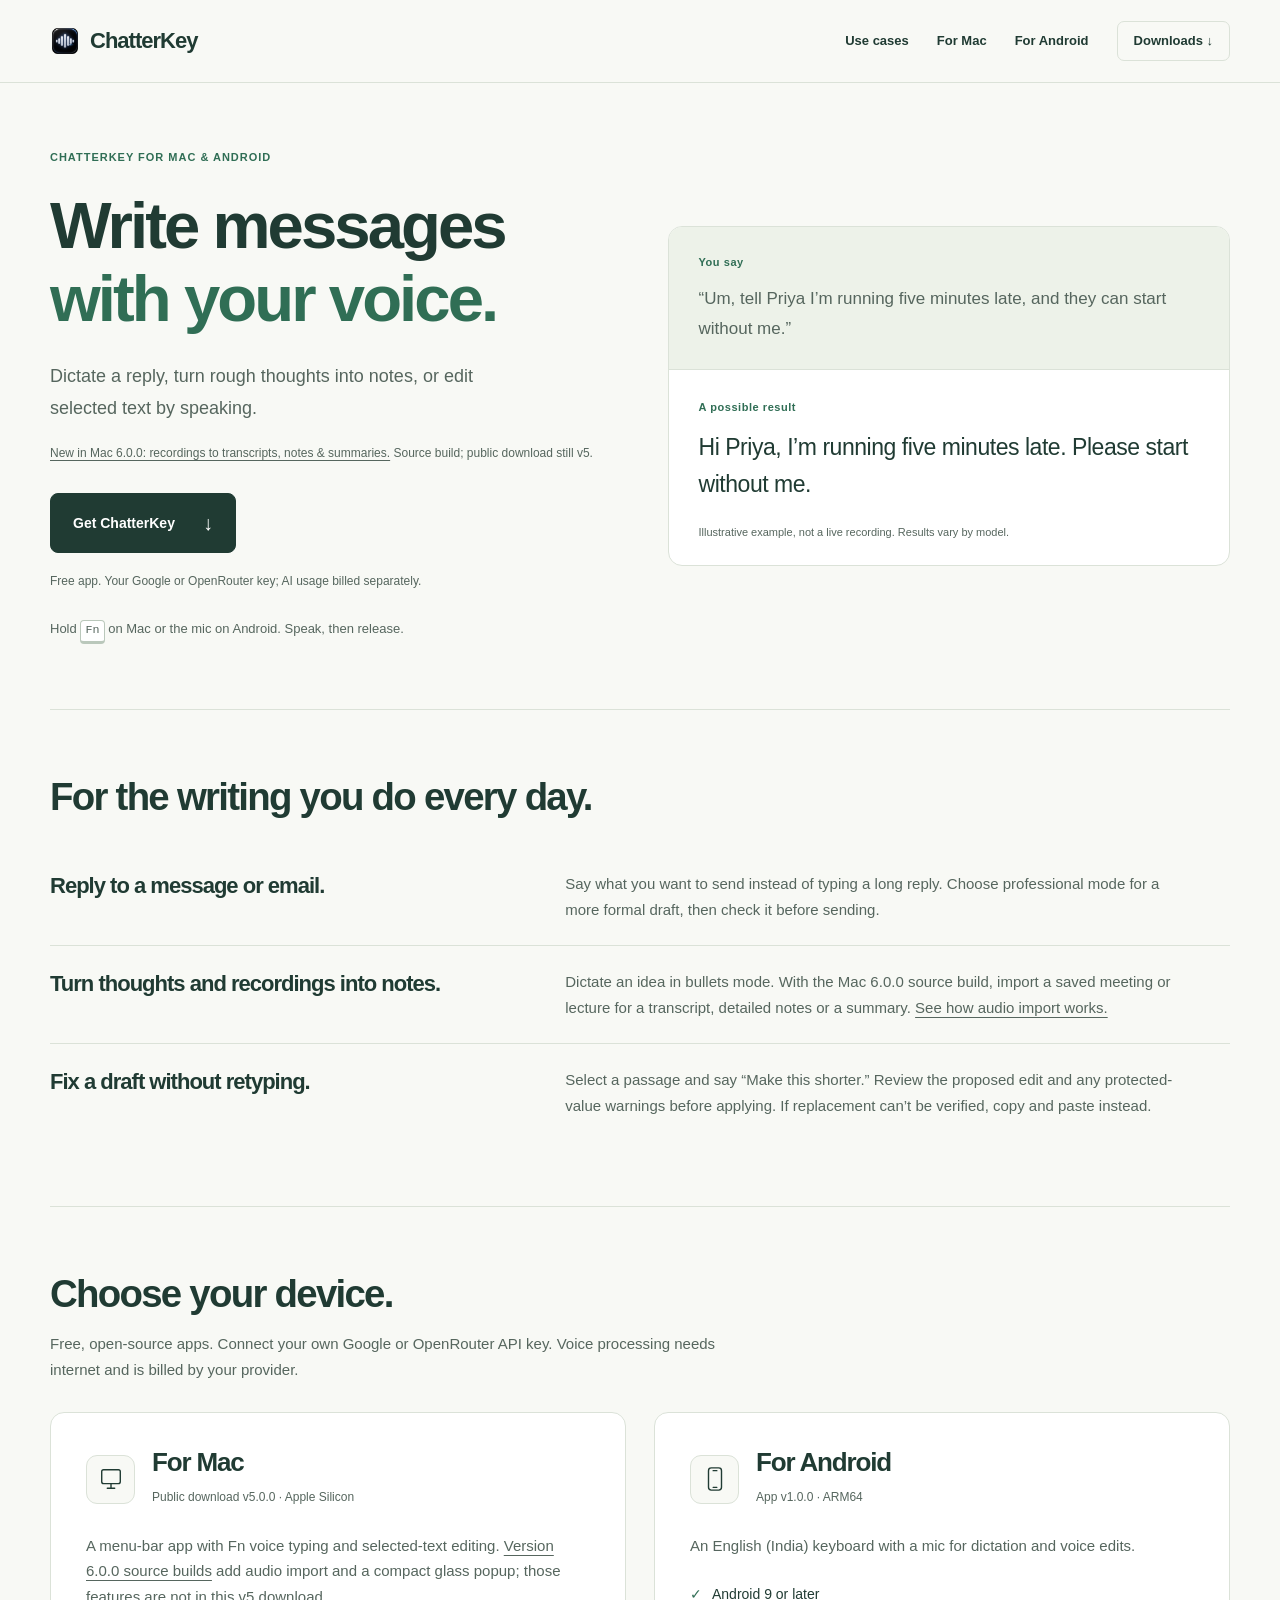
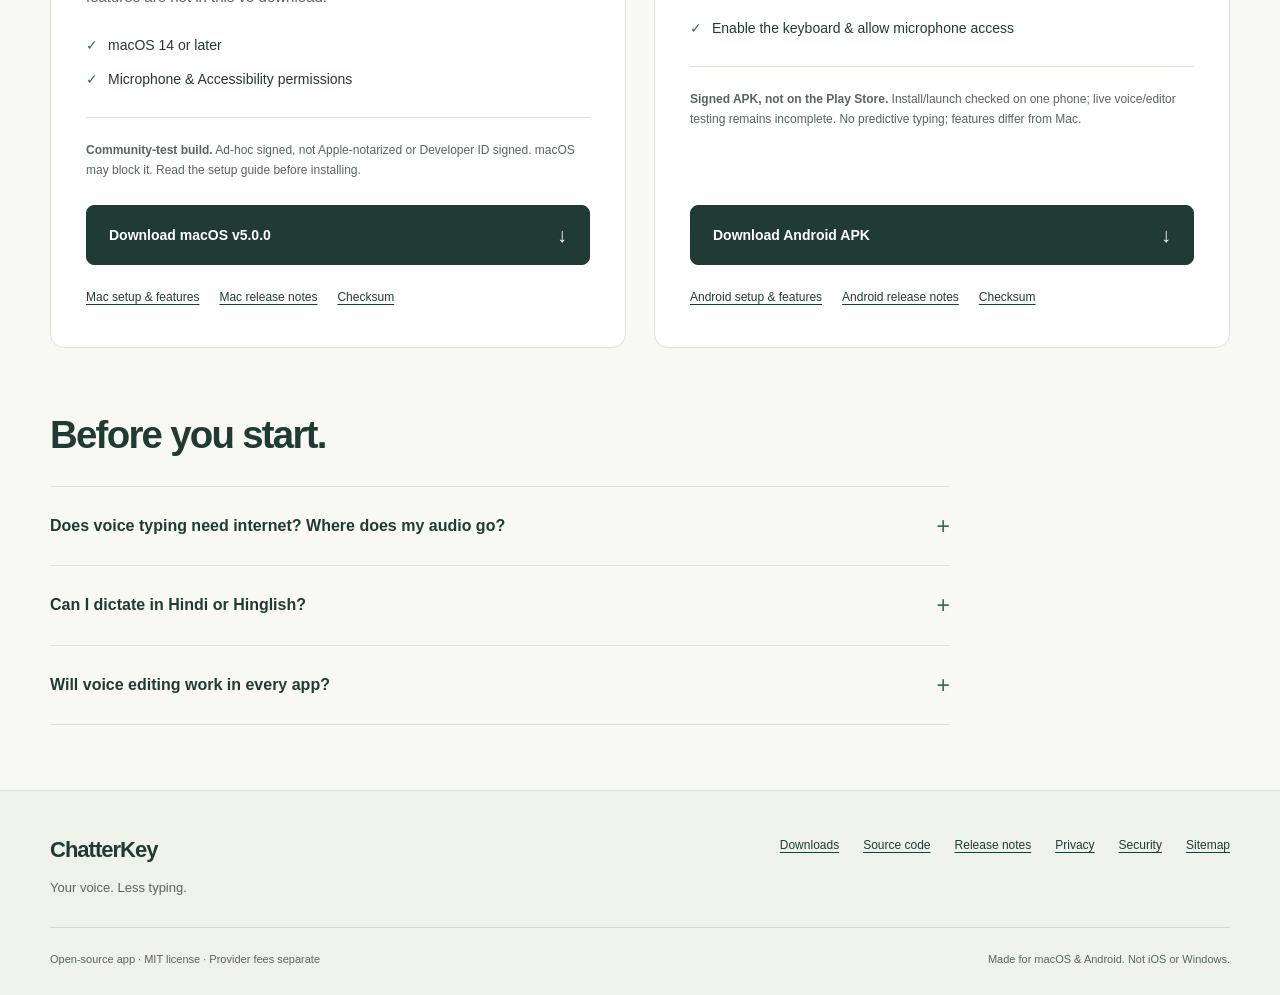
<file: docs/index.html>
<!doctype html>
<html lang="en">
<head>
  <meta charset="utf-8">
  <meta name="viewport" content="width=device-width, initial-scale=1">
  <title>ChatterKey — Open-Source Voice Typing for Mac &amp; Android</title>
  <meta name="description" content="Turn speech into clear text on Mac or Android. Review voice edits, use your own Gemini or OpenRouter key, and download the free, open-source ChatterKey app.">
  <link rel="canonical" href="https://imhimansu28.github.io/ChatterKey/">
  <meta name="theme-color" content="#f8f9f5">
  <meta property="og:type" content="website">
  <meta property="og:site_name" content="ChatterKey">
  <meta property="og:title" content="ChatterKey — Open-Source Voice Typing for Mac &amp; Android">
  <meta property="og:description" content="Turn speech into clear text on Mac or Android. Review voice edits, use your own Gemini or OpenRouter key, and download the free, open-source ChatterKey app.">
  <meta property="og:url" content="https://imhimansu28.github.io/ChatterKey/">
  <meta property="og:image" content="https://imhimansu28.github.io/ChatterKey/assets/social-preview.png">
  <meta property="og:image:width" content="1200">
  <meta property="og:image:height" content="630">
  <meta property="og:image:alt" content="ChatterKey: Write messages with your voice. Mac and Android voice typing with an illustrative message example.">
  <meta name="twitter:card" content="summary_large_image">
  <meta name="twitter:title" content="ChatterKey — Open-Source Voice Typing for Mac &amp; Android">
  <meta name="twitter:description" content="Turn speech into clear text on Mac or Android. Review voice edits, use your own Gemini or OpenRouter key, and download the free, open-source ChatterKey app.">
  <meta name="twitter:image" content="https://imhimansu28.github.io/ChatterKey/assets/social-preview.png">
  <meta name="twitter:image:alt" content="ChatterKey: Write messages with your voice. Mac and Android voice typing with an illustrative message example.">
  <link rel="icon" href="assets/brand-icon.png" type="image/png">
  <link rel="apple-touch-icon" href="assets/brand-icon.png">
  <script>document.documentElement.classList.add('js');</script>
  <link rel="stylesheet" href="styles.css?v=11ea098389a2">
  <script type="application/ld+json">
{
  "@context": "https://schema.org",
  "@graph": [
    {
      "@type": "WebPage",
      "@id": "https://imhimansu28.github.io/ChatterKey/#page",
      "url": "https://imhimansu28.github.io/ChatterKey/",
      "name": "ChatterKey — Open-Source Voice Typing for Mac & Android",
      "description": "Turn speech into clear text on Mac or Android. Review voice edits, use your own Gemini or OpenRouter key, and download the free, open-source ChatterKey app.",
      "inLanguage": "en",
      "isPartOf": {
        "@id": "https://imhimansu28.github.io/ChatterKey/#website"
      }
    },
    {
      "@type": "WebSite",
      "@id": "https://imhimansu28.github.io/ChatterKey/#website",
      "url": "https://imhimansu28.github.io/ChatterKey/",
      "name": "ChatterKey",
      "inLanguage": "en"
    }
  ]
}
  </script>
</head>
<body>
  <a class="skip-link" href="#main">Skip to content</a>
  <header class="site-header">
    <div class="header-inner wrap">
      <a class="brand" href="./" aria-label="ChatterKey home"><img src="assets/brand-icon.png" width="34" height="34" alt="">ChatterKey</a>
      <button class="nav-toggle" type="button" aria-controls="main-navigation" aria-expanded="false" aria-label="Open navigation menu" disabled>Menu</button>
      <nav class="main-nav" id="main-navigation" aria-label="Main navigation">
        <a href="#use-cases">Use cases</a>
        <a href="macos/">For Mac</a>
        <a href="android/">For Android</a>
        <a class="nav-download" href="#downloads">Downloads <span aria-hidden="true">↓</span></a>
      </nav>
    </div>
  </header>
  <main id="main" tabindex="-1">
    <section class="hero product-hero wrap" id="top" aria-labelledby="hero-title">
      <div class="hero-copy">
        <span class="eyebrow">ChatterKey for Mac &amp; Android</span>
        <h1 id="hero-title">Write messages<br><em>with your voice.</em></h1>
        <p class="lead">Dictate a reply, turn rough thoughts into notes, or edit selected text by speaking.</p>
        <p class="hero-note"><a href="macos/#audio-import">New in Mac 6.0.0: recordings to transcripts, notes &amp; summaries.</a> Source build; public download still v5.</p>
        <div class="hero-actions"><a class="button" href="#downloads">Get ChatterKey <span aria-hidden="true">↓</span></a></div>
        <p class="hero-note">Free app. Your Google or OpenRouter key; AI usage billed separately.</p>
        <p class="how-line" id="how">Hold <kbd>Fn</kbd> on Mac or the mic on Android. Speak, then release.</p>
      </div>
      <figure class="dictation-example" aria-labelledby="example-caption">
        <div class="dictation-input"><span class="example-label">You say</span><p>“Um, tell Priya I’m running five minutes late, and they can start without me.”</p></div>
        <div class="dictation-output"><span class="example-label">A possible result</span><p>Hi Priya, I’m running five minutes late. Please start without me.</p></div>
        <figcaption id="example-caption">Illustrative example, not a live recording. Results vary by model.</figcaption>
      </figure>
    </section>
    <section class="section use-cases wrap" id="use-cases" aria-labelledby="features">
      <h2 id="features">For the writing you do every day.</h2>
      <div class="use-case-list">
        <article class="use-case"><h3>Reply to a message or email.</h3><p>Say what you want to send instead of typing a long reply. Choose professional mode for a more formal draft, then check it before sending.</p></article>
        <article class="use-case"><h3>Turn thoughts and recordings into notes.</h3><p>Dictate an idea in bullets mode. With the Mac 6.0.0 source build, import a saved meeting or lecture for a transcript, detailed notes or a summary. <a href="macos/#audio-import">See how audio import works.</a></p></article>
        <article class="use-case"><h3>Fix a draft without retyping.</h3><p>Select a passage and say “Make this shorter.” Review the proposed edit and any protected-value warnings before applying. If replacement can’t be verified, copy and paste instead.</p></article>
      </div>
    </section>
    <section class="section downloads wrap" id="downloads" aria-labelledby="downloads-title">
      <div class="section-heading">
        <h2 id="downloads-title">Choose your device.</h2>
        <p>Free, open-source apps. Connect your own Google or OpenRouter API key. Voice processing needs internet and is billed by your provider.</p>
      </div>
      <div class="platform-grid">
        <article class="platform-card" id="download-macos" aria-labelledby="mac-title">
          <div class="platform-top"><span class="platform-symbol"><svg viewBox="0 0 28 28" aria-hidden="true"><rect x="4" y="4" width="20" height="15" rx="2"/><path d="M10 24h8M14 19v5"/></svg></span>
            <div>
              <h3 id="mac-title">For Mac</h3><small>Public download v5.0.0 · Apple Silicon</small>
            </div>
          </div>
          <p>A menu-bar app with Fn voice typing and selected-text editing. <a href="macos/#audio-import">Version 6.0.0 source builds</a> add audio import and a compact glass popup; those features are not in this v5 download.</p>
          <ul class="requirements">
            <li>macOS 14 or later</li>
            <li>Microphone &amp; Accessibility permissions</li>
          </ul>
          <p class="release-warning"><strong>Community-test build.</strong> Ad-hoc signed, not Apple-notarized or Developer ID signed. macOS may block it. Read the setup guide before installing.</p><a class="button" href="https://github.com/imhimansu28/ChatterKey/releases/download/macos-v5.0.0/ChatterKey-macOS-v5.0.0.zip">Download macOS v5.0.0 <span aria-hidden="true">↓</span></a>
          <div class="platform-links"><a href="macos/">Mac setup &amp; features</a><a href="https://github.com/imhimansu28/ChatterKey/releases/tag/macos-v5.0.0">Mac release notes</a><a href="https://github.com/imhimansu28/ChatterKey/releases/download/macos-v5.0.0/ChatterKey-macOS-v5.0.0.zip.sha256" aria-label="macOS ZIP SHA-256 checksum">Checksum</a>
          </div>
        </article>
        <article class="platform-card" id="download-android" aria-labelledby="android-title">
          <div class="platform-top"><span class="platform-symbol"><svg viewBox="0 0 28 28" aria-hidden="true"><rect x="7" y="2" width="14" height="24" rx="3"/><path d="M12 5h4M12 23h4"/></svg></span>
            <div>
              <h3 id="android-title">For Android</h3><small>App v1.0.0 · ARM64</small>
            </div>
          </div>
          <p>An English (India) keyboard with a mic for dictation and voice edits.</p>
          <ul class="requirements">
            <li>Android 9 or later</li>
            <li>Enable the keyboard &amp; allow microphone access</li>
          </ul>
          <p class="release-warning"><strong>Signed APK, not on the Play Store.</strong> Install/launch checked on one phone; live voice/editor testing remains incomplete. No predictive typing; features differ from Mac.</p><a class="button" href="https://github.com/imhimansu28/ChatterKey/releases/download/android-v1.0.0/ChatterKey-Android-v1.0.0-arm64.apk">Download Android APK <span aria-hidden="true">↓</span></a>
          <div class="platform-links"><a href="android/">Android setup &amp; features</a><a href="https://github.com/imhimansu28/ChatterKey/releases/tag/android-v1.0.0">Android release notes</a><a href="https://github.com/imhimansu28/ChatterKey/releases/download/android-v1.0.0/ChatterKey-Android-v1.0.0-arm64.apk.sha256" aria-label="Android APK SHA-256 checksum">Checksum</a>
          </div>
        </article>
      </div>
    </section>
    <section class="section faq wrap" id="faq" aria-labelledby="faq-title">
      <h2 id="faq-title">Before you start.</h2>
      <div class="faq-list">
        <details id="privacy">
          <summary>Does voice typing need internet? Where does my audio go?</summary>
          <p>Yes. Audio and instructions go directly to your selected provider; voice edits also send the selected text. Provider data policies apply. Ordinary Android keyboard typing works offline. <a href="https://github.com/imhimansu28/ChatterKey/blob/main/PRIVACY.md">Read the privacy details.</a></p>
        </details>
        <details>
          <summary>Can I dictate in Hindi or Hinglish?</summary>
          <p>Use preserve-language instructions or Translate to English mode. Quality depends on the audio model and recording. Android’s typing layout is English (India); a dedicated Hindi layout and explicit Roman/Devanagari controls aren’t included yet.</p>
        </details>
        <details>
          <summary>Will voice editing work in every app?</summary>
          <p>Not every editor exposes a verifiable selection. Review the proposed edit; use Copy and manual paste if replacement isn’t available. Voice processing never sends your message automatically. See the <a href="macos/#voice-edit">Mac</a> or <a href="android/#voice-edit">Android</a> editing guide.</p>
        </details>
      </div>
    </section>
  </main>
  <footer class="site-footer">
    <div class="wrap">
      <div class="footer-top">
        <div><a class="brand" href="./">ChatterKey</a>
          <p>Your voice. Less typing.</p>
        </div>
        <nav class="footer-links" aria-label="Footer navigation">
          <a href="#downloads">Downloads</a><a href="https://github.com/imhimansu28/ChatterKey">Source code</a><a href="https://github.com/imhimansu28/ChatterKey/releases">Release notes</a>
          <a href="https://github.com/imhimansu28/ChatterKey/blob/main/PRIVACY.md">Privacy</a><a href="https://github.com/imhimansu28/ChatterKey/blob/main/SECURITY.md">Security</a><a href="sitemap.xml">Sitemap</a>
        </nav>
      </div>
      <div class="footer-bottom"><span>Open-source app · MIT license · Provider fees separate</span><span>Made for macOS &amp; Android. Not iOS or Windows.</span>
      </div>
    </div>
  </footer>
  <script src="script.js?v=f87158da16f0" defer onerror="document.documentElement.classList.remove('js')"></script>
</body>
</html>
</file>
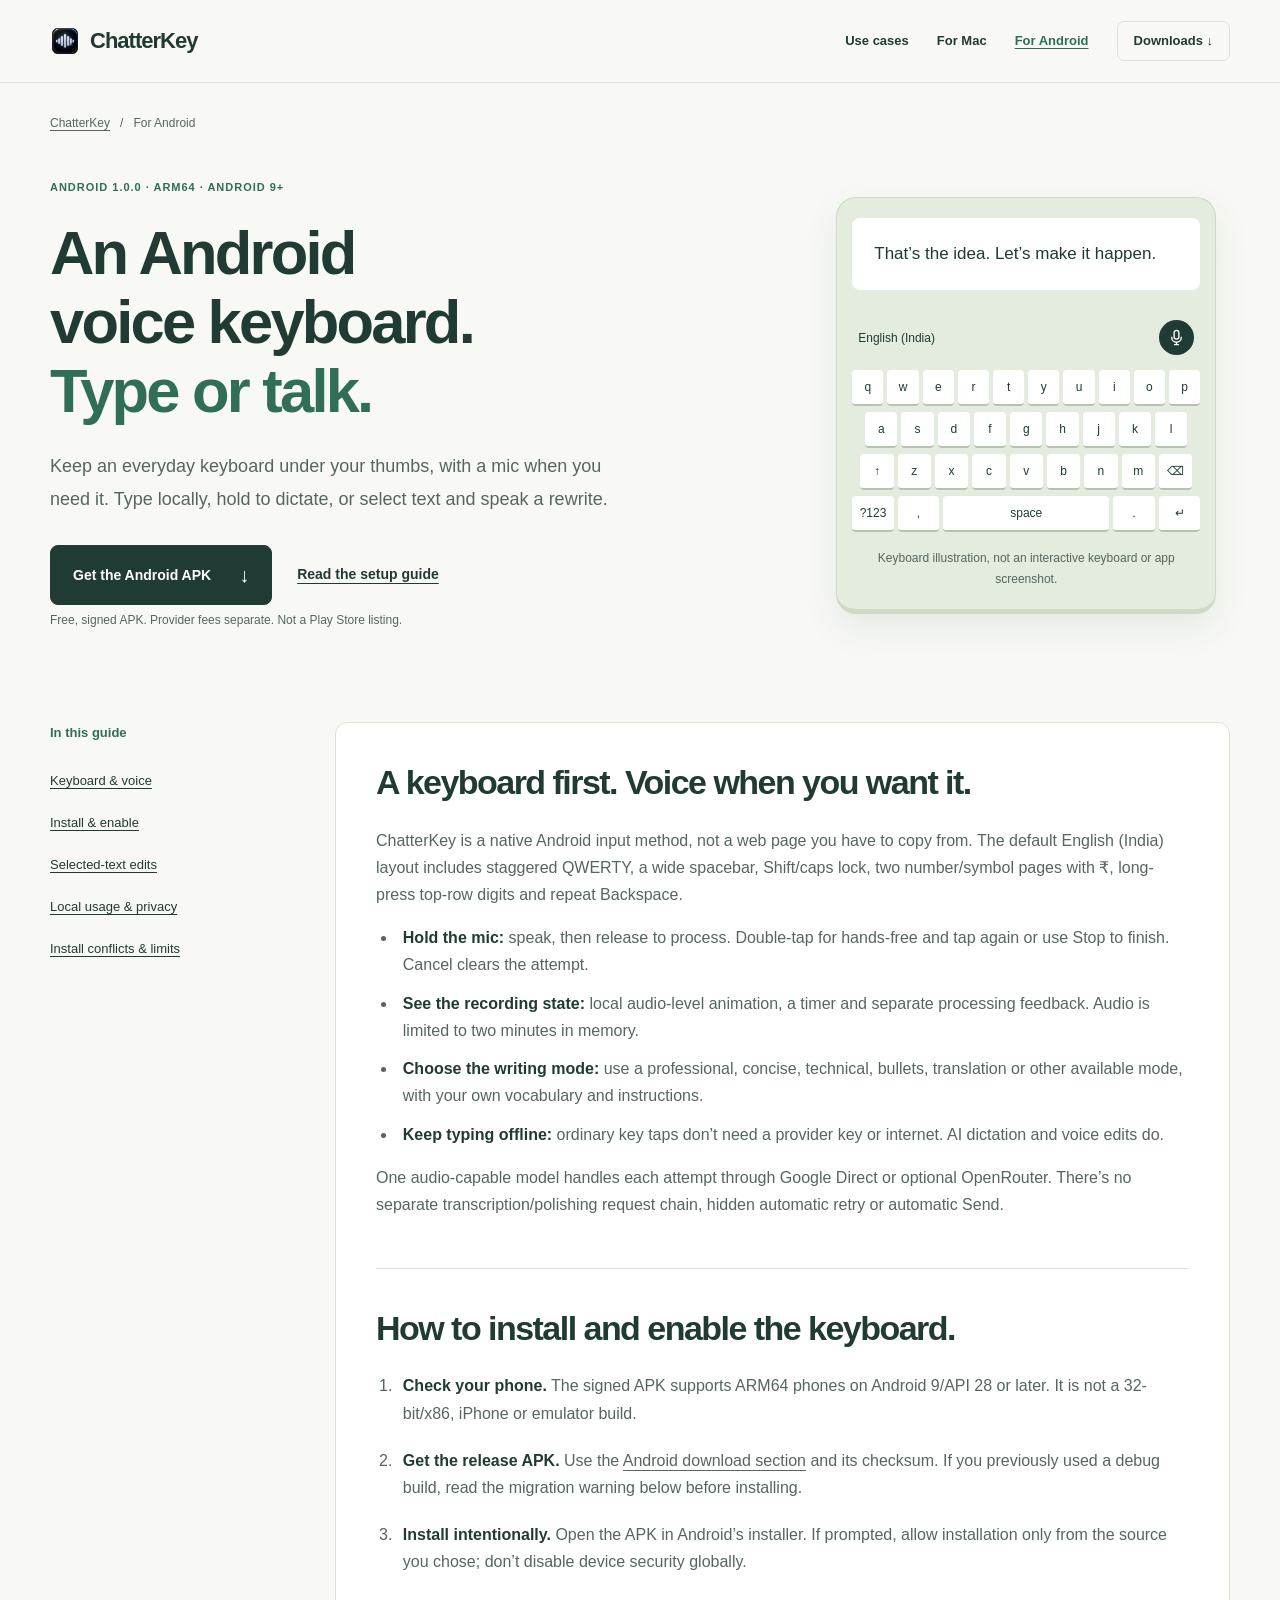
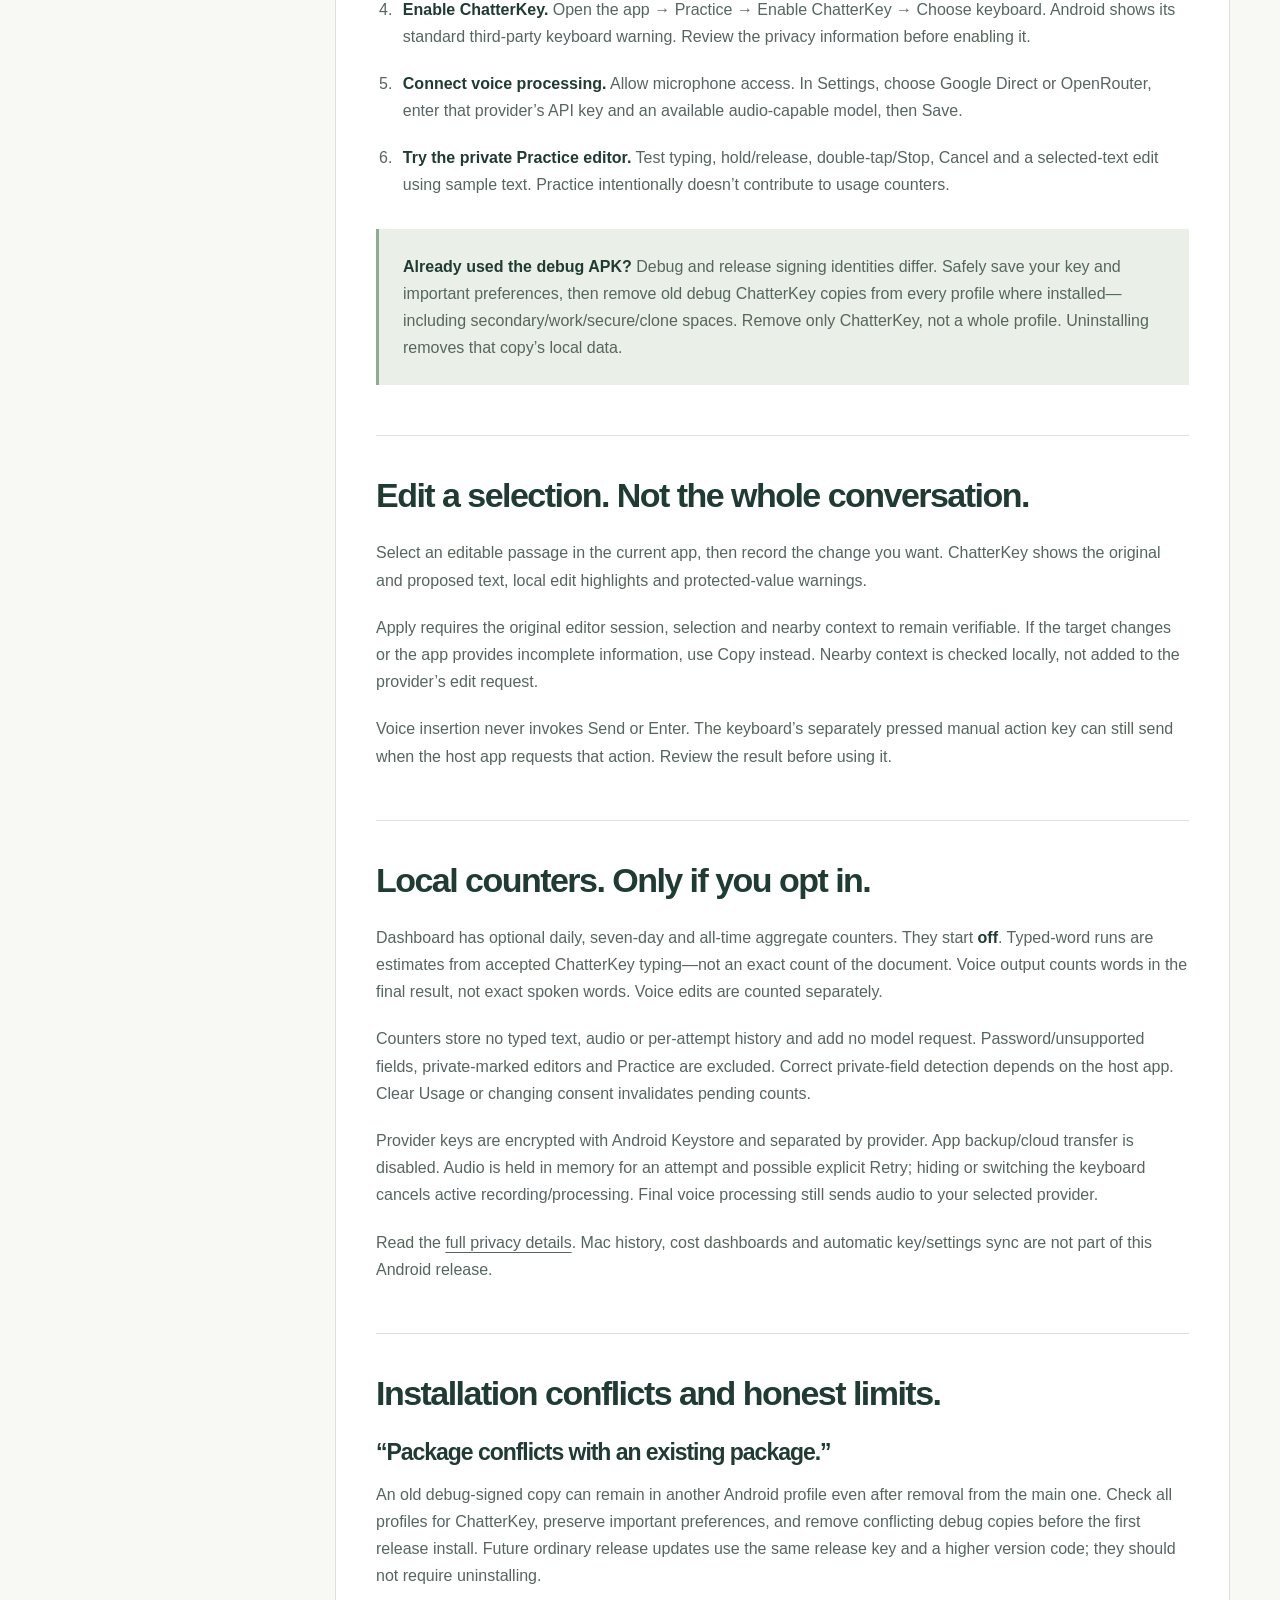
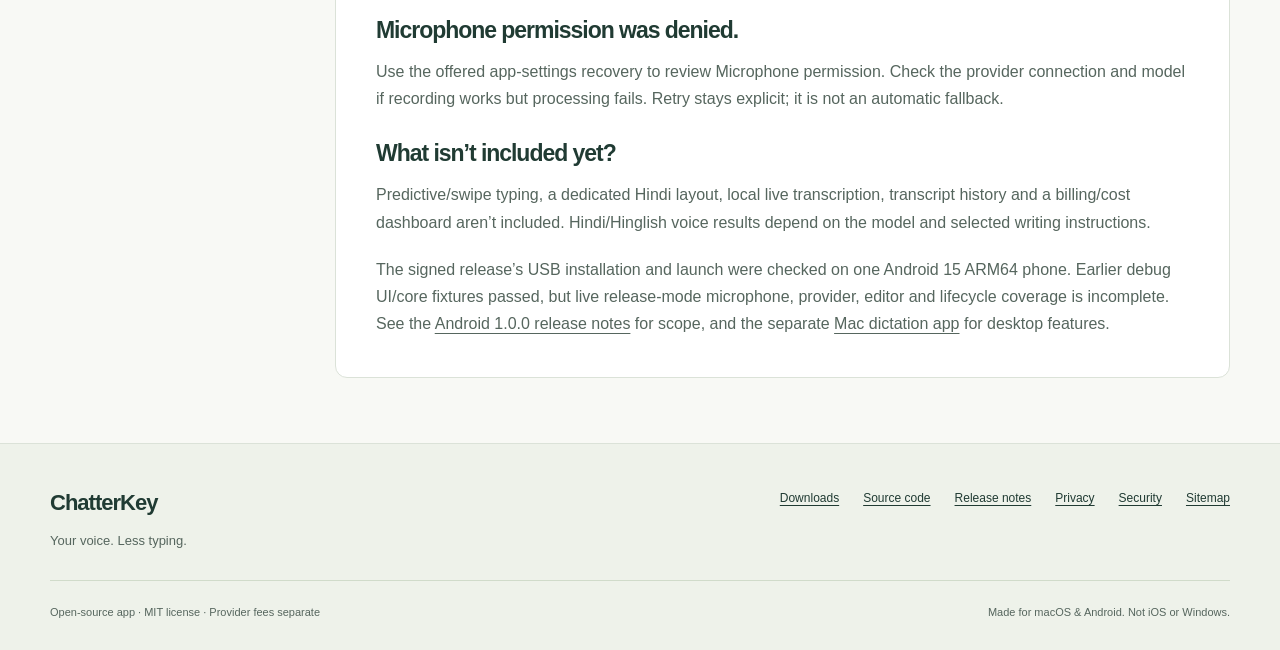
<file: docs/android/index.html>
<!doctype html>
<html lang="en">
<head>
  <meta charset="utf-8">
  <meta name="viewport" content="width=device-width, initial-scale=1">
  <title>Android Voice Keyboard — Dictation &amp; APK Setup | ChatterKey</title>
  <meta name="description" content="Type or dictate with ChatterKey’s Android voice keyboard. English (India) QWERTY, reviewed voice edits and your own API key. Signed APK for Android 9+ ARM64.">
  <link rel="canonical" href="https://imhimansu28.github.io/ChatterKey/android/">
  <meta name="theme-color" content="#f8f9f5">
  <meta property="og:type" content="website">
  <meta property="og:site_name" content="ChatterKey">
  <meta property="og:title" content="Android Voice Keyboard — Dictation &amp; APK Setup | ChatterKey">
  <meta property="og:description" content="Type or dictate with ChatterKey’s Android voice keyboard. English (India) QWERTY, reviewed voice edits and your own API key. Signed APK for Android 9+ ARM64.">
  <meta property="og:url" content="https://imhimansu28.github.io/ChatterKey/android/">
  <meta property="og:image" content="https://imhimansu28.github.io/ChatterKey/assets/social-preview.png">
  <meta property="og:image:width" content="1200">
  <meta property="og:image:height" content="630">
  <meta property="og:image:alt" content="ChatterKey: Write messages with your voice. Mac and Android voice typing with an illustrative message example.">
  <meta name="twitter:card" content="summary_large_image">
  <meta name="twitter:title" content="Android Voice Keyboard — Dictation &amp; APK Setup | ChatterKey">
  <meta name="twitter:description" content="Type or dictate with ChatterKey’s Android voice keyboard. English (India) QWERTY, reviewed voice edits and your own API key. Signed APK for Android 9+ ARM64.">
  <meta name="twitter:image" content="https://imhimansu28.github.io/ChatterKey/assets/social-preview.png">
  <meta name="twitter:image:alt" content="ChatterKey: Write messages with your voice. Mac and Android voice typing with an illustrative message example.">
  <link rel="icon" href="../assets/brand-icon.png" type="image/png">
  <link rel="apple-touch-icon" href="../assets/brand-icon.png">
  <script>document.documentElement.classList.add('js');</script>
  <link rel="stylesheet" href="../styles.css?v=11ea098389a2">
  <script type="application/ld+json">
{
  "@context": "https://schema.org",
  "@graph": [
    {
      "@type": "WebPage",
      "@id": "https://imhimansu28.github.io/ChatterKey/android/#page",
      "url": "https://imhimansu28.github.io/ChatterKey/android/",
      "name": "Android Voice Keyboard — Dictation & APK Setup | ChatterKey",
      "description": "Type or dictate with ChatterKey’s Android voice keyboard. English (India) QWERTY, reviewed voice edits and your own API key. Signed APK for Android 9+ ARM64.",
      "inLanguage": "en",
      "isPartOf": {
        "@id": "https://imhimansu28.github.io/ChatterKey/#website"
      },
      "mainEntity": {
        "@id": "https://imhimansu28.github.io/ChatterKey/android/#app"
      }
    },
    {
      "@type": "SoftwareApplication",
      "@id": "https://imhimansu28.github.io/ChatterKey/android/#app",
      "name": "ChatterKey for Android",
      "url": "https://imhimansu28.github.io/ChatterKey/android/",
      "description": "Type or dictate with ChatterKey’s Android voice keyboard. English (India) QWERTY, reviewed voice edits and your own API key. Signed APK for Android 9+ ARM64.",
      "applicationCategory": "UtilitiesApplication",
      "operatingSystem": "Android 9 or later (ARM64)",
      "softwareVersion": "1.0.0",
      "downloadUrl": "https://github.com/imhimansu28/ChatterKey/releases/download/android-v1.0.0/ChatterKey-Android-v1.0.0-arm64.apk",
      "license": "https://github.com/imhimansu28/ChatterKey/blob/main/LICENSE",
      "offers": {
        "@type": "Offer",
        "price": 0,
        "priceCurrency": "INR",
        "url": "https://imhimansu28.github.io/ChatterKey/#download-android",
        "description": "Free app download. Bring your own provider API key; AI provider usage is billed separately."
      }
    },
    {
      "@type": "BreadcrumbList",
      "itemListElement": [
        {
          "@type": "ListItem",
          "position": 1,
          "name": "ChatterKey",
          "item": "https://imhimansu28.github.io/ChatterKey/"
        },
        {
          "@type": "ListItem",
          "position": 2,
          "name": "For Android",
          "item": "https://imhimansu28.github.io/ChatterKey/android/"
        }
      ]
    }
  ]
}
  </script>
</head>
<body>
  <a class="skip-link" href="#main">Skip to content</a>
  <header class="site-header">
    <div class="header-inner wrap">
      <a class="brand" href="../" aria-label="ChatterKey home"><img src="../assets/brand-icon.png" width="34" height="34" alt="">ChatterKey</a>
      <button class="nav-toggle" type="button" aria-controls="main-navigation" aria-expanded="false" aria-label="Open navigation menu" disabled>Menu</button>
      <nav class="main-nav" id="main-navigation" aria-label="Main navigation">
        <a href="../#use-cases">Use cases</a>
        <a href="../macos/">For Mac</a>
        <a href="../android/" aria-current="page">For Android</a>
        <a class="nav-download" href="../#downloads">Downloads <span aria-hidden="true">↓</span></a>
      </nav>
    </div>
  </header>
  <main id="main" tabindex="-1">
    <nav class="breadcrumb wrap" aria-label="Breadcrumb">
      <ol>
        <li><a href="../">ChatterKey</a>
        </li>
        <li aria-current="page">For Android</li>
      </ol>
    </nav>
    <section class="hero platform-hero wrap" aria-labelledby="android-hero-title">
      <div class="hero-copy"><span class="eyebrow">Android 1.0.0 · ARM64 · Android 9+</span>
        <h1 id="android-hero-title">An Android voice keyboard.<br><em>Type or talk.</em>
        </h1>
        <p class="lead">Keep an everyday keyboard under your thumbs, with a mic when you need it. Type locally, hold to dictate, or select text and speak a rewrite.</p>
        <div class="hero-actions"><a class="button" href="../#download-android">Get the Android APK <span aria-hidden="true">↓</span></a><a class="text-link" href="#setup">Read the setup guide</a>
        </div><small class="hero-note">Free, signed APK. Provider fees separate. Not a Play Store listing.</small>
      </div>
      <figure class="keyboard-art">
        <div class="keyboard-message">That’s the idea. Let’s make it happen.</div>
        <div aria-hidden="true">
          <div class="keyboard-bar"><span>English (India)</span><span class="keyboard-mic"><svg viewBox="0 0 24 24" aria-hidden="true"><rect x="9" y="3" width="6" height="11" rx="3"/><path d="M6 11v1a6 6 0 0 0 12 0v-1M12 18v3M9 21h6"/></svg></span>
          </div>
          <div>
            <div class="keyboard-row"><span>q</span><span>w</span><span>e</span><span>r</span><span>t</span><span>y</span><span>u</span><span>i</span><span>o</span><span>p</span>
            </div>
            <div class="keyboard-row"><span>a</span><span>s</span><span>d</span><span>f</span><span>g</span><span>h</span><span>j</span><span>k</span><span>l</span>
            </div>
            <div class="keyboard-row"><span>↑</span><span>z</span><span>x</span><span>c</span><span>v</span><span>b</span><span>n</span><span>m</span><span>⌫</span>
            </div>
            <div class="keyboard-row"><span>?123</span><span>,</span><span class="space">space</span><span>.</span><span>↵</span>
            </div>
          </div>
        </div>
        <figcaption class="keyboard-caption">Keyboard illustration, not an interactive keyboard or app screenshot.</figcaption>
      </figure>
    </section>
    <div class="section guide-layout wrap">
      <nav class="guide-nav" aria-label="Android guide sections"><strong>In this guide</strong><a href="#features">Keyboard &amp; voice</a><a href="#setup">Install &amp; enable</a><a href="#voice-edit">Selected-text edits</a><a href="#privacy">Local usage &amp; privacy</a><a href="#troubleshooting">Install conflicts &amp; limits</a>
      </nav>
      <div class="guide-content">
        <section id="features">
          <h2>A keyboard first. Voice when you want it.</h2>
          <p>ChatterKey is a native Android input method, not a web page you have to copy from. The default English (India) layout includes staggered QWERTY, a wide spacebar, Shift/caps lock, two number/symbol pages with ₹, long-press top-row digits and repeat Backspace.</p>
          <ul>
            <li><strong>Hold the mic:</strong> speak, then release to process. Double-tap for hands-free and tap again or use Stop to finish. Cancel clears the attempt.</li>
            <li><strong>See the recording state:</strong> local audio-level animation, a timer and separate processing feedback. Audio is limited to two minutes in memory.</li>
            <li><strong>Choose the writing mode:</strong> use a professional, concise, technical, bullets, translation or other available mode, with your own vocabulary and instructions.</li>
            <li><strong>Keep typing offline:</strong> ordinary key taps don’t need a provider key or internet. AI dictation and voice edits do.</li>
          </ul>
          <p>One audio-capable model handles each attempt through Google Direct or optional OpenRouter. There’s no separate transcription/polishing request chain, hidden automatic retry or automatic Send.</p>
        </section>
        <section id="setup">
          <h2>How to install and enable the keyboard.</h2>
          <ol>
            <li><strong>Check your phone.</strong> The signed APK supports ARM64 phones on Android 9/API 28 or later. It is not a 32-bit/x86, iPhone or emulator build.</li>
            <li><strong>Get the release APK.</strong> Use the <a href="../#download-android">Android download section</a> and its checksum. If you previously used a debug build, read the migration warning below before installing.</li>
            <li><strong>Install intentionally.</strong> Open the APK in Android’s installer. If prompted, allow installation only from the source you chose; don’t disable device security globally.</li>
            <li><strong>Enable ChatterKey.</strong> Open the app → Practice → Enable ChatterKey → Choose keyboard. Android shows its standard third-party keyboard warning. Review the privacy information before enabling it.</li>
            <li><strong>Connect voice processing.</strong> Allow microphone access. In Settings, choose Google Direct or OpenRouter, enter that provider’s API key and an available audio-capable model, then Save.</li>
            <li><strong>Try the private Practice editor.</strong> Test typing, hold/release, double-tap/Stop, Cancel and a selected-text edit using sample text. Practice intentionally doesn’t contribute to usage counters.</li>
          </ol>
          <div class="callout">
            <p><strong>Already used the debug APK?</strong> Debug and release signing identities differ. Safely save your key and important preferences, then remove old debug ChatterKey copies from every profile where installed—including secondary/work/secure/clone spaces. Remove only ChatterKey, not a whole profile. Uninstalling removes that copy’s local data.</p>
          </div>
        </section>
        <section id="voice-edit">
          <h2>Edit a selection. Not the whole conversation.</h2>
          <p>Select an editable passage in the current app, then record the change you want. ChatterKey shows the original and proposed text, local edit highlights and protected-value warnings.</p>
          <p>Apply requires the original editor session, selection and nearby context to remain verifiable. If the target changes or the app provides incomplete information, use Copy instead. Nearby context is checked locally, not added to the provider’s edit request.</p>
          <p>Voice insertion never invokes Send or Enter. The keyboard’s separately pressed manual action key can still send when the host app requests that action. Review the result before using it.</p>
        </section>
        <section id="privacy">
          <h2>Local counters. Only if you opt in.</h2>
          <p>Dashboard has optional daily, seven-day and all-time aggregate counters. They start <strong>off</strong>. Typed-word runs are estimates from accepted ChatterKey typing—not an exact count of the document. Voice output counts words in the final result, not exact spoken words. Voice edits are counted separately.</p>
          <p>Counters store no typed text, audio or per-attempt history and add no model request. Password/unsupported fields, private-marked editors and Practice are excluded. Correct private-field detection depends on the host app. Clear Usage or changing consent invalidates pending counts.</p>
          <p>Provider keys are encrypted with Android Keystore and separated by provider. App backup/cloud transfer is disabled. Audio is held in memory for an attempt and possible explicit Retry; hiding or switching the keyboard cancels active recording/processing. Final voice processing still sends audio to your selected provider.</p>
          <p>Read the <a href="https://github.com/imhimansu28/ChatterKey/blob/main/PRIVACY.md">full privacy details</a>. Mac history, cost dashboards and automatic key/settings sync are not part of this Android release.</p>
        </section>
        <section id="troubleshooting">
          <h2>Installation conflicts and honest limits.</h2>
          <h3>“Package conflicts with an existing package.”</h3>
          <p>An old debug-signed copy can remain in another Android profile even after removal from the main one. Check all profiles for ChatterKey, preserve important preferences, and remove conflicting debug copies before the first release install. Future ordinary release updates use the same release key and a higher version code; they should not require uninstalling.</p>
          <h3>Microphone permission was denied.</h3>
          <p>Use the offered app-settings recovery to review Microphone permission. Check the provider connection and model if recording works but processing fails. Retry stays explicit; it is not an automatic fallback.</p>
          <h3>What isn’t included yet?</h3>
          <p>Predictive/swipe typing, a dedicated Hindi layout, local live transcription, transcript history and a billing/cost dashboard aren’t included. Hindi/Hinglish voice results depend on the model and selected writing instructions.</p>
          <p>The signed release’s USB installation and launch were checked on one Android 15 ARM64 phone. Earlier debug UI/core fixtures passed, but live release-mode microphone, provider, editor and lifecycle coverage is incomplete. See the <a href="https://github.com/imhimansu28/ChatterKey/releases/tag/android-v1.0.0">Android 1.0.0 release notes</a> for scope, and the separate <a href="../macos/">Mac dictation app</a> for desktop features.</p>
        </section>
      </div>
    </div>
  </main>
  <footer class="site-footer">
    <div class="wrap">
      <div class="footer-top">
        <div><a class="brand" href="../">ChatterKey</a>
          <p>Your voice. Less typing.</p>
        </div>
        <nav class="footer-links" aria-label="Footer navigation">
          <a href="../#downloads">Downloads</a><a href="https://github.com/imhimansu28/ChatterKey">Source code</a><a href="https://github.com/imhimansu28/ChatterKey/releases">Release notes</a>
          <a href="https://github.com/imhimansu28/ChatterKey/blob/main/PRIVACY.md">Privacy</a><a href="https://github.com/imhimansu28/ChatterKey/blob/main/SECURITY.md">Security</a><a href="../sitemap.xml">Sitemap</a>
        </nav>
      </div>
      <div class="footer-bottom"><span>Open-source app · MIT license · Provider fees separate</span><span>Made for macOS &amp; Android. Not iOS or Windows.</span>
      </div>
    </div>
  </footer>
  <script src="../script.js?v=f87158da16f0" defer onerror="document.documentElement.classList.remove('js')"></script>
</body>
</html>
</file>
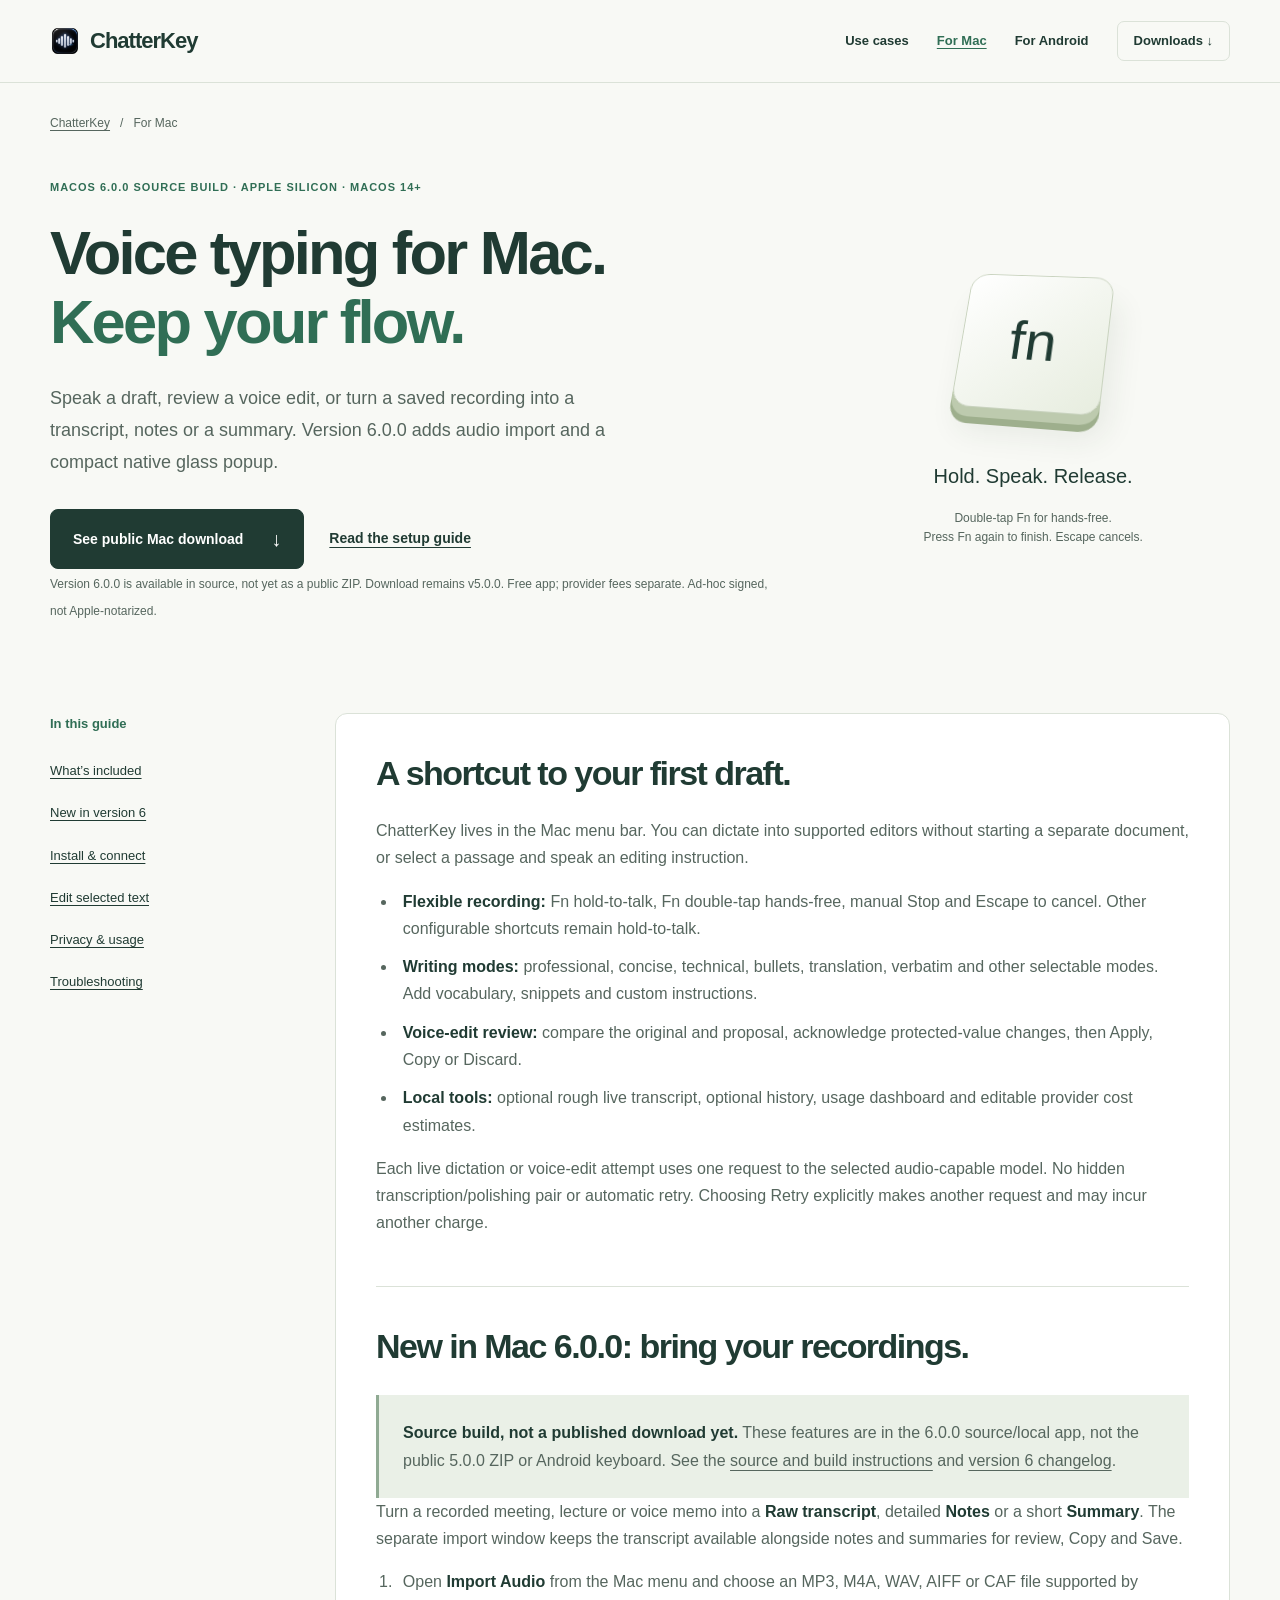
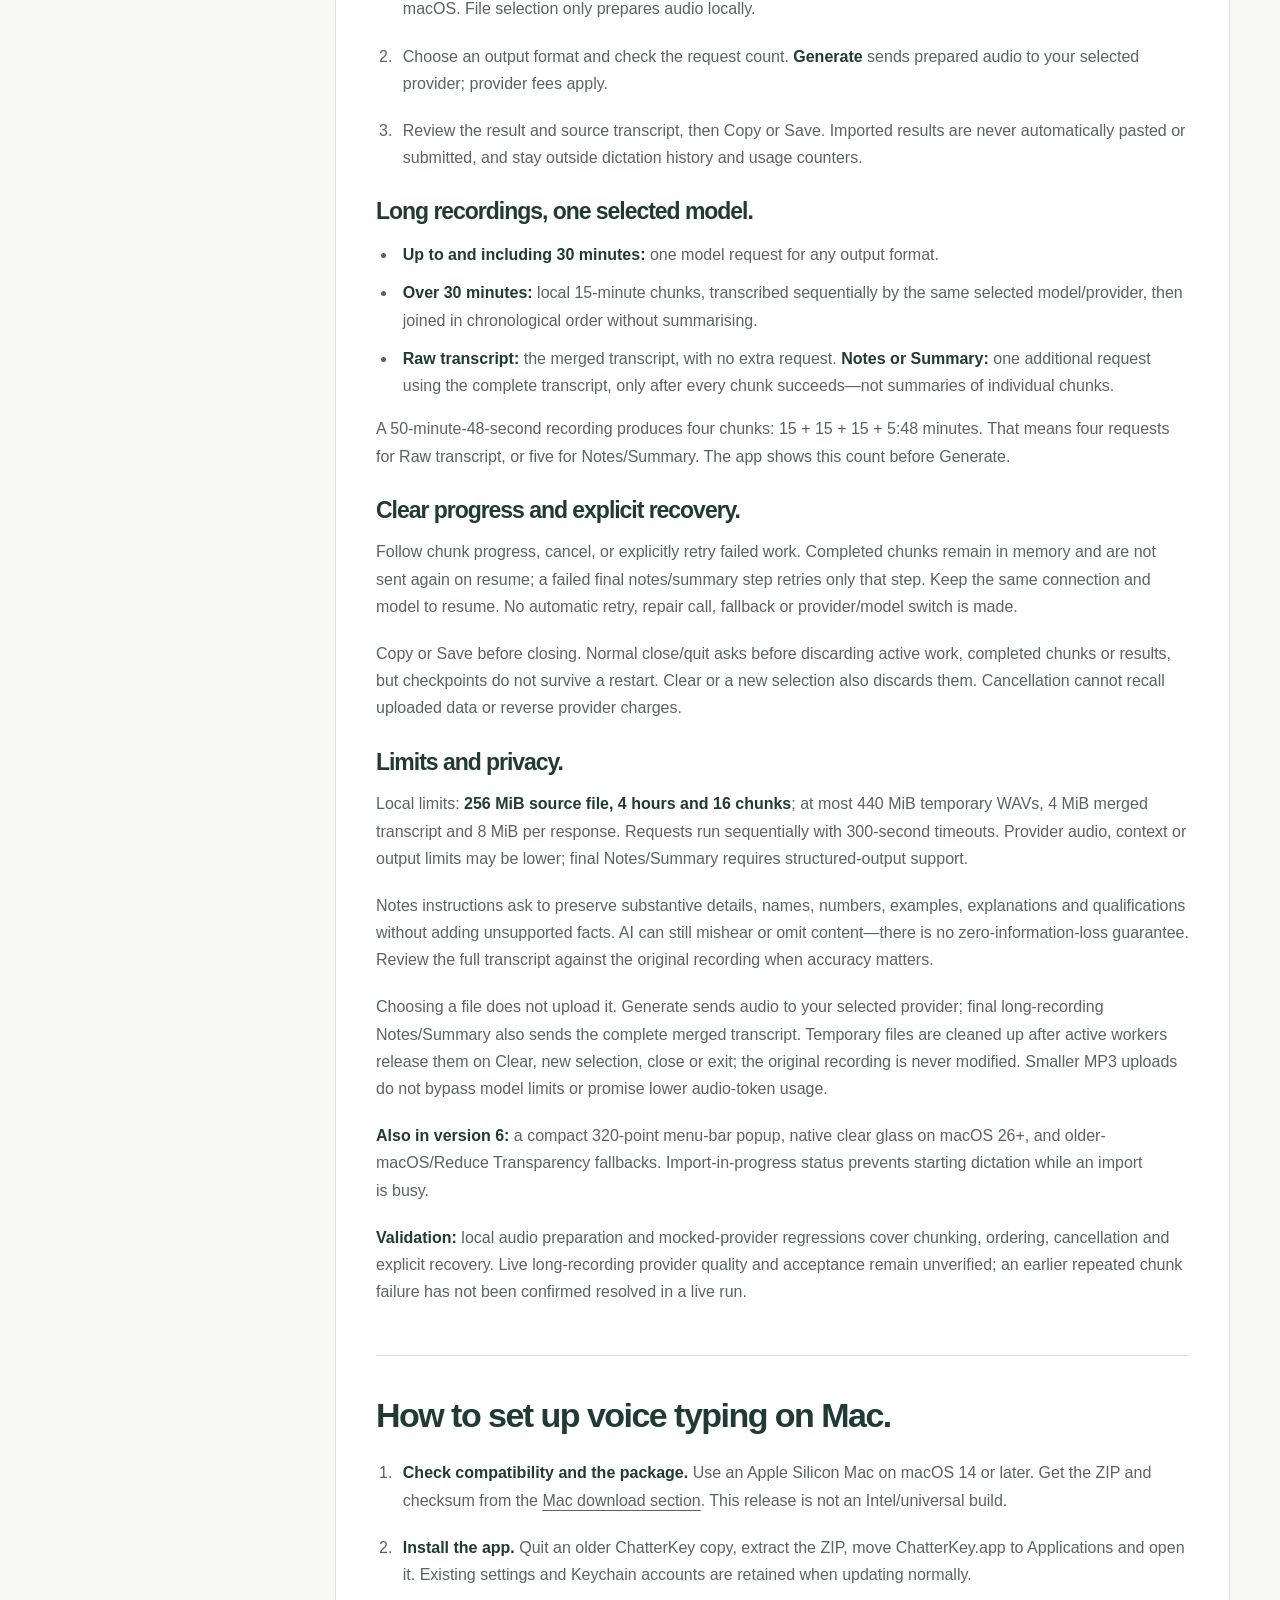
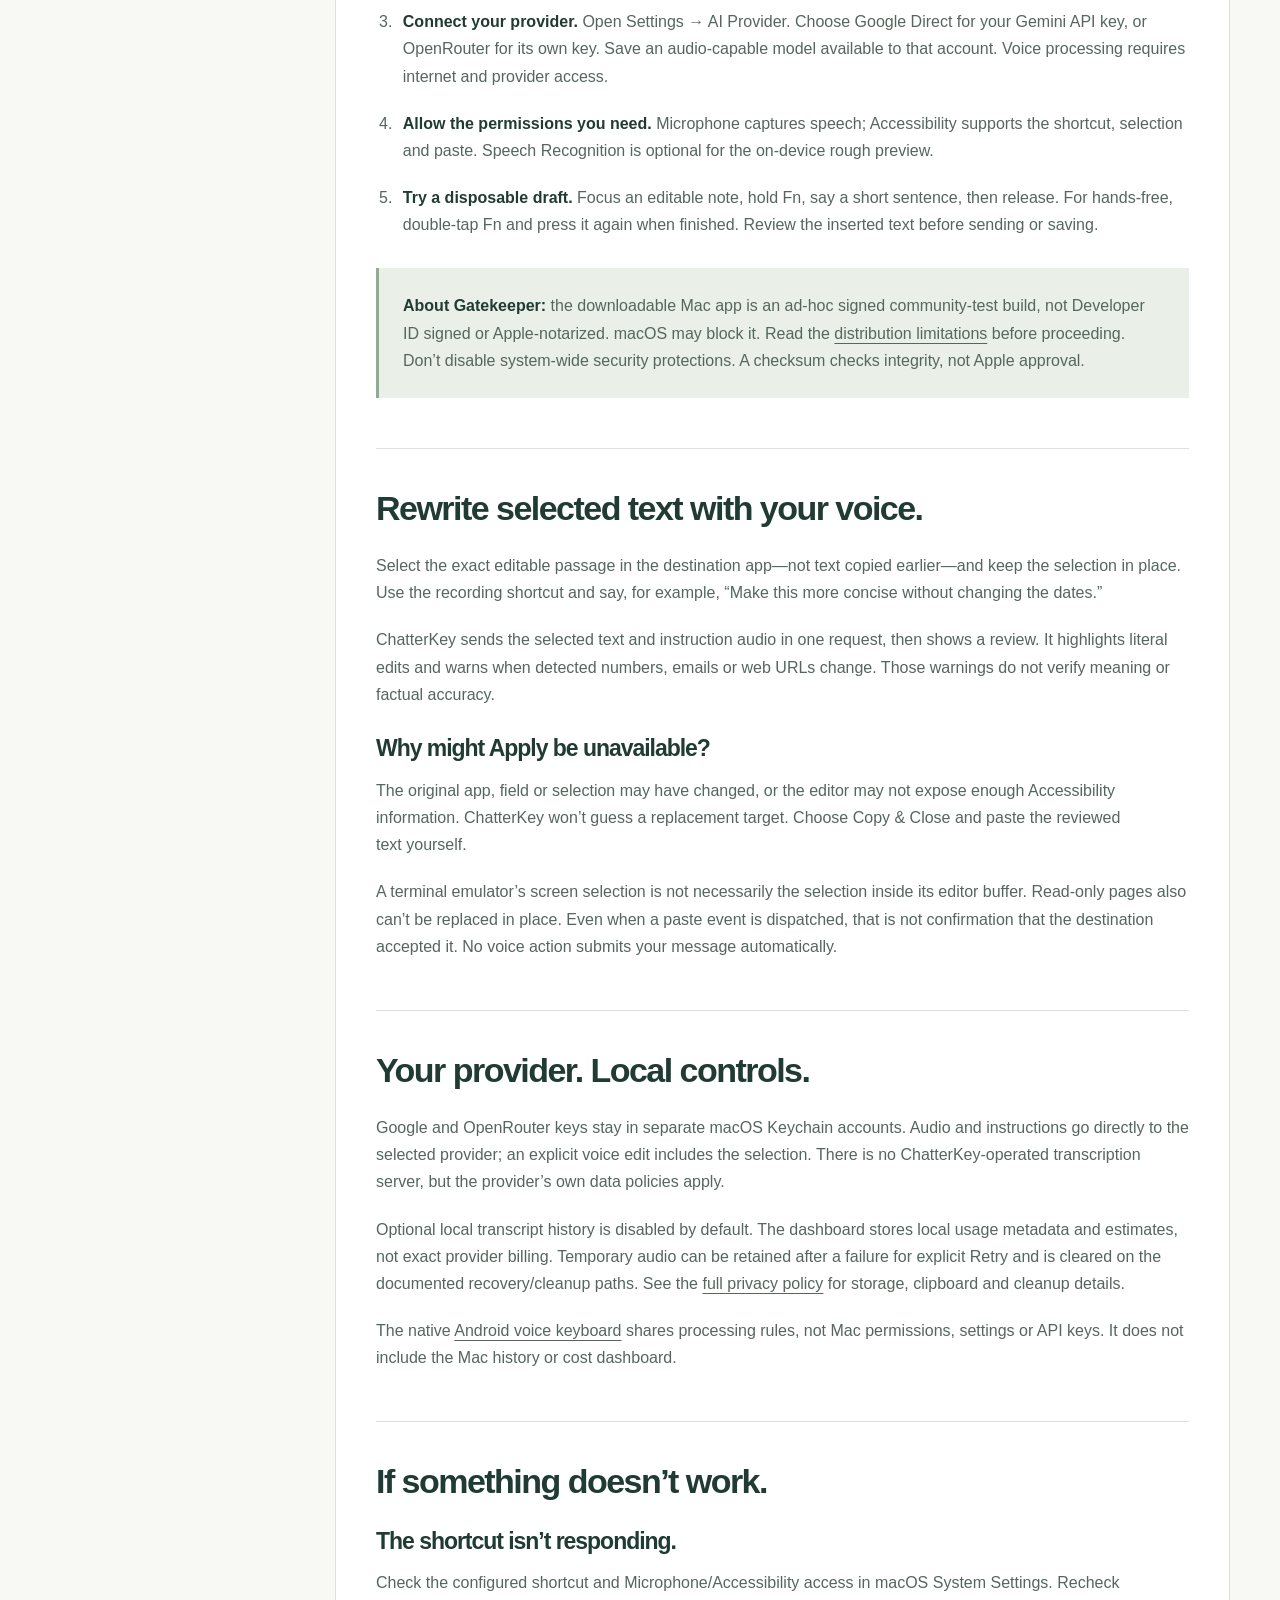
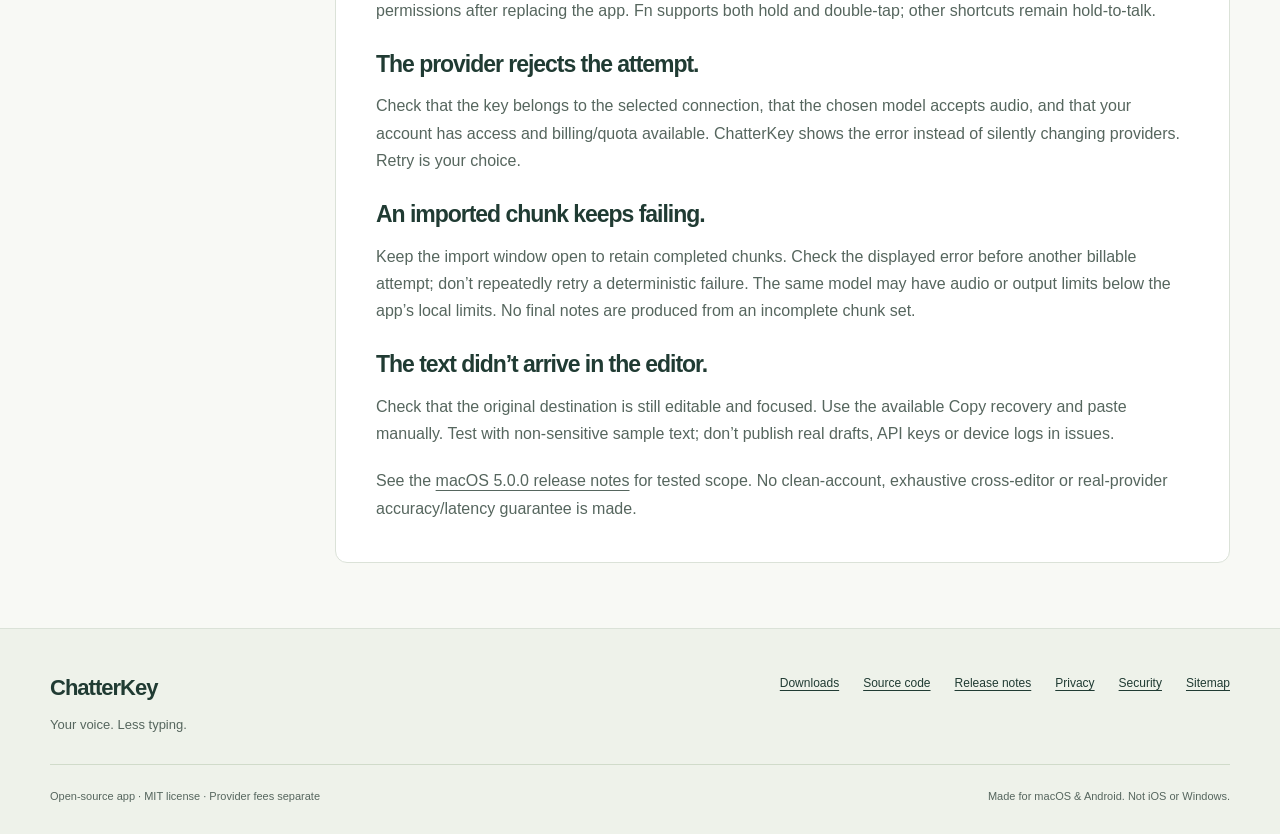
<file: docs/macos/index.html>
<!doctype html>
<html lang="en">
<head>
  <meta charset="utf-8">
  <meta name="viewport" content="width=device-width, initial-scale=1">
  <title>Voice Typing for Mac — Fn Dictation &amp; Voice Edits | ChatterKey</title>
  <meta name="description" content="Explore ChatterKey for Mac: Fn dictation, reviewed voice edits, and new audio import in the 6.0.0 source build. Public download: 5.0.0. Bring your own API key.">
  <link rel="canonical" href="https://imhimansu28.github.io/ChatterKey/macos/">
  <meta name="theme-color" content="#f8f9f5">
  <meta property="og:type" content="website">
  <meta property="og:site_name" content="ChatterKey">
  <meta property="og:title" content="Voice Typing for Mac — Fn Dictation &amp; Voice Edits | ChatterKey">
  <meta property="og:description" content="Explore ChatterKey for Mac: Fn dictation, reviewed voice edits, and new audio import in the 6.0.0 source build. Public download: 5.0.0. Bring your own API key.">
  <meta property="og:url" content="https://imhimansu28.github.io/ChatterKey/macos/">
  <meta property="og:image" content="https://imhimansu28.github.io/ChatterKey/assets/social-preview.png">
  <meta property="og:image:width" content="1200">
  <meta property="og:image:height" content="630">
  <meta property="og:image:alt" content="ChatterKey: Write messages with your voice. Mac and Android voice typing with an illustrative message example.">
  <meta name="twitter:card" content="summary_large_image">
  <meta name="twitter:title" content="Voice Typing for Mac — Fn Dictation &amp; Voice Edits | ChatterKey">
  <meta name="twitter:description" content="Explore ChatterKey for Mac: Fn dictation, reviewed voice edits, and new audio import in the 6.0.0 source build. Public download: 5.0.0. Bring your own API key.">
  <meta name="twitter:image" content="https://imhimansu28.github.io/ChatterKey/assets/social-preview.png">
  <meta name="twitter:image:alt" content="ChatterKey: Write messages with your voice. Mac and Android voice typing with an illustrative message example.">
  <link rel="icon" href="../assets/brand-icon.png" type="image/png">
  <link rel="apple-touch-icon" href="../assets/brand-icon.png">
  <script>document.documentElement.classList.add('js');</script>
  <link rel="stylesheet" href="../styles.css?v=11ea098389a2">
  <script type="application/ld+json">
{
  "@context": "https://schema.org",
  "@graph": [
    {
      "@type": "WebPage",
      "@id": "https://imhimansu28.github.io/ChatterKey/macos/#page",
      "url": "https://imhimansu28.github.io/ChatterKey/macos/",
      "name": "Voice Typing for Mac — Fn Dictation & Voice Edits | ChatterKey",
      "description": "Explore ChatterKey for Mac: Fn dictation, reviewed voice edits, and new audio import in the 6.0.0 source build. Public download: 5.0.0. Bring your own API key.",
      "inLanguage": "en",
      "isPartOf": {
        "@id": "https://imhimansu28.github.io/ChatterKey/#website"
      },
      "mainEntity": {
        "@id": "https://imhimansu28.github.io/ChatterKey/macos/#app"
      }
    },
    {
      "@type": "SoftwareApplication",
      "@id": "https://imhimansu28.github.io/ChatterKey/macos/#app",
      "name": "ChatterKey for macOS",
      "url": "https://imhimansu28.github.io/ChatterKey/macos/",
      "description": "Explore ChatterKey for Mac: Fn dictation, reviewed voice edits, and new audio import in the 6.0.0 source build. Public download: 5.0.0. Bring your own API key.",
      "applicationCategory": "UtilitiesApplication",
      "operatingSystem": "macOS 14 or later (Apple Silicon)",
      "softwareVersion": "5.0.0",
      "downloadUrl": "https://github.com/imhimansu28/ChatterKey/releases/download/macos-v5.0.0/ChatterKey-macOS-v5.0.0.zip",
      "license": "https://github.com/imhimansu28/ChatterKey/blob/main/LICENSE",
      "offers": {
        "@type": "Offer",
        "price": 0,
        "priceCurrency": "INR",
        "url": "https://imhimansu28.github.io/ChatterKey/#download-macos",
        "description": "Free app download. Bring your own provider API key; AI provider usage is billed separately."
      }
    },
    {
      "@type": "BreadcrumbList",
      "itemListElement": [
        {
          "@type": "ListItem",
          "position": 1,
          "name": "ChatterKey",
          "item": "https://imhimansu28.github.io/ChatterKey/"
        },
        {
          "@type": "ListItem",
          "position": 2,
          "name": "For Mac",
          "item": "https://imhimansu28.github.io/ChatterKey/macos/"
        }
      ]
    }
  ]
}
  </script>
</head>
<body>
  <a class="skip-link" href="#main">Skip to content</a>
  <header class="site-header">
    <div class="header-inner wrap">
      <a class="brand" href="../" aria-label="ChatterKey home"><img src="../assets/brand-icon.png" width="34" height="34" alt="">ChatterKey</a>
      <button class="nav-toggle" type="button" aria-controls="main-navigation" aria-expanded="false" aria-label="Open navigation menu" disabled>Menu</button>
      <nav class="main-nav" id="main-navigation" aria-label="Main navigation">
        <a href="../#use-cases">Use cases</a>
        <a href="../macos/" aria-current="page">For Mac</a>
        <a href="../android/">For Android</a>
        <a class="nav-download" href="../#downloads">Downloads <span aria-hidden="true">↓</span></a>
      </nav>
    </div>
  </header>
  <main id="main" tabindex="-1">
    <nav class="breadcrumb wrap" aria-label="Breadcrumb">
      <ol>
        <li><a href="../">ChatterKey</a>
        </li>
        <li aria-current="page">For Mac</li>
      </ol>
    </nav>
    <section class="hero platform-hero wrap" aria-labelledby="mac-hero-title">
      <div class="hero-copy"><span class="eyebrow">macOS 6.0.0 source build · Apple Silicon · macOS 14+</span>
        <h1 id="mac-hero-title">Voice typing for Mac.<br><em>Keep your flow.</em>
        </h1>
        <p class="lead">Speak a draft, review a voice edit, or turn a saved recording into a transcript, notes or a summary. Version 6.0.0 adds audio import and a compact native glass popup.</p>
        <div class="hero-actions"><a class="button" href="../#download-macos">See public Mac download <span aria-hidden="true">↓</span></a><a class="text-link" href="#setup">Read the setup guide</a>
        </div><small class="hero-note">Version 6.0.0 is available in source, not yet as a public ZIP. Download remains v5.0.0. Free app; provider fees separate. Ad-hoc signed, not Apple-notarized.</small>
      </div>
      <div class="shortcut-art"><span class="shortcut-key" aria-hidden="true">fn</span>
        <p>Hold. Speak. Release.</p><small>Double-tap Fn for hands-free.<br>Press Fn again to finish. Escape cancels.</small>
      </div>
    </section>
    <div class="section guide-layout wrap">
      <nav class="guide-nav" aria-label="Mac guide sections"><strong>In this guide</strong><a href="#features">What’s included</a><a href="#audio-import">New in version 6</a><a href="#setup">Install &amp; connect</a><a href="#voice-edit">Edit selected text</a><a href="#privacy">Privacy &amp; usage</a><a href="#troubleshooting">Troubleshooting</a>
      </nav>
      <div class="guide-content">
        <section id="features">
          <h2>A shortcut to your first draft.</h2>
          <p>ChatterKey lives in the Mac menu bar. You can dictate into supported editors without starting a separate document, or select a passage and speak an editing instruction.</p>
          <ul>
            <li><strong>Flexible recording:</strong> Fn hold-to-talk, Fn double-tap hands-free, manual Stop and Escape to cancel. Other configurable shortcuts remain hold-to-talk.</li>
            <li><strong>Writing modes:</strong> professional, concise, technical, bullets, translation, verbatim and other selectable modes. Add vocabulary, snippets and custom instructions.</li>
            <li><strong>Voice-edit review:</strong> compare the original and proposal, acknowledge protected-value changes, then Apply, Copy or Discard.</li>
            <li><strong>Local tools:</strong> optional rough live transcript, optional history, usage dashboard and editable provider cost estimates.</li>
          </ul>
          <p>Each live dictation or voice-edit attempt uses one request to the selected audio-capable model. No hidden transcription/polishing pair or automatic retry. Choosing Retry explicitly makes another request and may incur another charge.</p>
        </section>
        <section id="audio-import">
          <h2>New in Mac 6.0.0: bring your recordings.</h2>
          <div class="callout"><p><strong>Source build, not a published download yet.</strong> These features are in the 6.0.0 source/local app, not the public 5.0.0 ZIP or Android keyboard. See the <a href="https://github.com/imhimansu28/ChatterKey/blob/main/README.md">source and build instructions</a> and <a href="https://github.com/imhimansu28/ChatterKey/blob/main/CHANGELOG.md">version 6 changelog</a>.</p></div>
          <p>Turn a recorded meeting, lecture or voice memo into a <strong>Raw transcript</strong>, detailed <strong>Notes</strong> or a short <strong>Summary</strong>. The separate import window keeps the transcript available alongside notes and summaries for review, Copy and Save.</p>
          <ol>
            <li>Open <strong>Import Audio</strong> from the Mac menu and choose an MP3, M4A, WAV, AIFF or CAF file supported by macOS. File selection only prepares audio locally.</li>
            <li>Choose an output format and check the request count. <strong>Generate</strong> sends prepared audio to your selected provider; provider fees apply.</li>
            <li>Review the result and source transcript, then Copy or Save. Imported results are never automatically pasted or submitted, and stay outside dictation history and usage counters.</li>
          </ol>
          <h3>Long recordings, one selected model.</h3>
          <ul>
            <li><strong>Up to and including 30 minutes:</strong> one model request for any output format.</li>
            <li><strong>Over 30 minutes:</strong> local 15-minute chunks, transcribed sequentially by the same selected model/provider, then joined in chronological order without summarising.</li>
            <li><strong>Raw transcript:</strong> the merged transcript, with no extra request. <strong>Notes or Summary:</strong> one additional request using the complete transcript, only after every chunk succeeds—not summaries of individual chunks.</li>
          </ul>
          <p>A 50-minute-48-second recording produces four chunks: 15 + 15 + 15 + 5:48 minutes. That means four requests for Raw transcript, or five for Notes/Summary. The app shows this count before Generate.</p>
          <h3>Clear progress and explicit recovery.</h3>
          <p>Follow chunk progress, cancel, or explicitly retry failed work. Completed chunks remain in memory and are not sent again on resume; a failed final notes/summary step retries only that step. Keep the same connection and model to resume. No automatic retry, repair call, fallback or provider/model switch is made.</p>
          <p>Copy or Save before closing. Normal close/quit asks before discarding active work, completed chunks or results, but checkpoints do not survive a restart. Clear or a new selection also discards them. Cancellation cannot recall uploaded data or reverse provider charges.</p>
          <h3>Limits and privacy.</h3>
          <p>Local limits: <strong>256 MiB source file, 4 hours and 16 chunks</strong>; at most 440 MiB temporary WAVs, 4 MiB merged transcript and 8 MiB per response. Requests run sequentially with 300-second timeouts. Provider audio, context or output limits may be lower; final Notes/Summary requires structured-output support.</p>
          <p>Notes instructions ask to preserve substantive details, names, numbers, examples, explanations and qualifications without adding unsupported facts. AI can still mishear or omit content—there is no zero-information-loss guarantee. Review the full transcript against the original recording when accuracy matters.</p>
          <p>Choosing a file does not upload it. Generate sends audio to your selected provider; final long-recording Notes/Summary also sends the complete merged transcript. Temporary files are cleaned up after active workers release them on Clear, new selection, close or exit; the original recording is never modified. Smaller MP3 uploads do not bypass model limits or promise lower audio-token usage.</p>
          <p><strong>Also in version 6:</strong> a compact 320-point menu-bar popup, native clear glass on macOS 26+, and older-macOS/Reduce Transparency fallbacks. Import-in-progress status prevents starting dictation while an import is busy.</p>
          <p><strong>Validation:</strong> local audio preparation and mocked-provider regressions cover chunking, ordering, cancellation and explicit recovery. Live long-recording provider quality and acceptance remain unverified; an earlier repeated chunk failure has not been confirmed resolved in a live run.</p>
        </section>
        <section id="setup">
          <h2>How to set up voice typing on Mac.</h2>
          <ol>
            <li><strong>Check compatibility and the package.</strong> Use an Apple Silicon Mac on macOS 14 or later. Get the ZIP and checksum from the <a href="../#download-macos">Mac download section</a>. This release is not an Intel/universal build.</li>
            <li><strong>Install the app.</strong> Quit an older ChatterKey copy, extract the ZIP, move ChatterKey.app to Applications and open it. Existing settings and Keychain accounts are retained when updating normally.</li>
            <li><strong>Connect your provider.</strong> Open Settings → AI Provider. Choose Google Direct for your Gemini API key, or OpenRouter for its own key. Save an audio-capable model available to that account. Voice processing requires internet and provider access.</li>
            <li><strong>Allow the permissions you need.</strong> Microphone captures speech; Accessibility supports the shortcut, selection and paste. Speech Recognition is optional for the on-device rough preview.</li>
            <li><strong>Try a disposable draft.</strong> Focus an editable note, hold Fn, say a short sentence, then release. For hands-free, double-tap Fn and press it again when finished. Review the inserted text before sending or saving.</li>
          </ol>
          <div class="callout">
            <p><strong>About Gatekeeper:</strong> the downloadable Mac app is an ad-hoc signed community-test build, not Developer ID signed or Apple-notarized. macOS may block it. Read the <a href="https://github.com/imhimansu28/ChatterKey/blob/main/DISTRIBUTION.md">distribution limitations</a> before proceeding. Don’t disable system-wide security protections. A checksum checks integrity, not Apple approval.</p>
          </div>
        </section>
        <section id="voice-edit">
          <h2>Rewrite selected text with your voice.</h2>
          <p>Select the exact editable passage in the destination app—not text copied earlier—and keep the selection in place. Use the recording shortcut and say, for example, “Make this more concise without changing the dates.”</p>
          <p>ChatterKey sends the selected text and instruction audio in one request, then shows a review. It highlights literal edits and warns when detected numbers, emails or web URLs change. Those warnings do not verify meaning or factual accuracy.</p>
          <h3>Why might Apply be unavailable?</h3>
          <p>The original app, field or selection may have changed, or the editor may not expose enough Accessibility information. ChatterKey won’t guess a replacement target. Choose Copy &amp; Close and paste the reviewed text yourself.</p>
          <p>A terminal emulator’s screen selection is not necessarily the selection inside its editor buffer. Read-only pages also can’t be replaced in place. Even when a paste event is dispatched, that is not confirmation that the destination accepted it. No voice action submits your message automatically.</p>
        </section>
        <section id="privacy">
          <h2>Your provider. Local controls.</h2>
          <p>Google and OpenRouter keys stay in separate macOS Keychain accounts. Audio and instructions go directly to the selected provider; an explicit voice edit includes the selection. There is no ChatterKey-operated transcription server, but the provider’s own data policies apply.</p>
          <p>Optional local transcript history is disabled by default. The dashboard stores local usage metadata and estimates, not exact provider billing. Temporary audio can be retained after a failure for explicit Retry and is cleared on the documented recovery/cleanup paths. See the <a href="https://github.com/imhimansu28/ChatterKey/blob/main/PRIVACY.md">full privacy policy</a> for storage, clipboard and cleanup details.</p>
          <p>The native <a href="../android/">Android voice keyboard</a> shares processing rules, not Mac permissions, settings or API keys. It does not include the Mac history or cost dashboard.</p>
        </section>
        <section id="troubleshooting">
          <h2>If something doesn’t work.</h2>
          <h3>The shortcut isn’t responding.</h3>
          <p>Check the configured shortcut and Microphone/Accessibility access in macOS System Settings. Recheck permissions after replacing the app. Fn supports both hold and double-tap; other shortcuts remain hold-to-talk.</p>
          <h3>The provider rejects the attempt.</h3>
          <p>Check that the key belongs to the selected connection, that the chosen model accepts audio, and that your account has access and billing/quota available. ChatterKey shows the error instead of silently changing providers. Retry is your choice.</p>
          <h3>An imported chunk keeps failing.</h3>
          <p>Keep the import window open to retain completed chunks. Check the displayed error before another billable attempt; don’t repeatedly retry a deterministic failure. The same model may have audio or output limits below the app’s local limits. No final notes are produced from an incomplete chunk set.</p>
          <h3>The text didn’t arrive in the editor.</h3>
          <p>Check that the original destination is still editable and focused. Use the available Copy recovery and paste manually. Test with non-sensitive sample text; don’t publish real drafts, API keys or device logs in issues.</p>
          <p>See the <a href="https://github.com/imhimansu28/ChatterKey/releases/tag/macos-v5.0.0">macOS 5.0.0 release notes</a> for tested scope. No clean-account, exhaustive cross-editor or real-provider accuracy/latency guarantee is made.</p>
        </section>
      </div>
    </div>
  </main>
  <footer class="site-footer">
    <div class="wrap">
      <div class="footer-top">
        <div><a class="brand" href="../">ChatterKey</a>
          <p>Your voice. Less typing.</p>
        </div>
        <nav class="footer-links" aria-label="Footer navigation">
          <a href="../#downloads">Downloads</a><a href="https://github.com/imhimansu28/ChatterKey">Source code</a><a href="https://github.com/imhimansu28/ChatterKey/releases">Release notes</a>
          <a href="https://github.com/imhimansu28/ChatterKey/blob/main/PRIVACY.md">Privacy</a><a href="https://github.com/imhimansu28/ChatterKey/blob/main/SECURITY.md">Security</a><a href="../sitemap.xml">Sitemap</a>
        </nav>
      </div>
      <div class="footer-bottom"><span>Open-source app · MIT license · Provider fees separate</span><span>Made for macOS &amp; Android. Not iOS or Windows.</span>
      </div>
    </div>
  </footer>
  <script src="../script.js?v=f87158da16f0" defer onerror="document.documentElement.classList.remove('js')"></script>
</body>
</html>
</file>
<file: docs/styles.css>
:root {
  color-scheme: light;
  --paper: #f8f9f5;
  --white: #fff;
  --ink: #203b33;
  --muted: #56665e;
  --accent: #306e55;
  --soft: #eaf0e7;
  --line: #dbe2d8;
  font-family: -apple-system, BlinkMacSystemFont, "Segoe UI", sans-serif;
  color: var(--ink);
  background: var(--paper);
  font-synthesis: none;
}
* { box-sizing: border-box; }
html { scroll-behavior: smooth; scroll-padding-top: 100px; }
body { margin: 0; font-size: 16px; line-height: 1.7; overflow-wrap: anywhere; -webkit-font-smoothing: antialiased; }
[hidden] { display: none !important; }
a { color: inherit; text-underline-offset: .25em; }
a:hover { text-decoration-thickness: 2px; }
button, input { font: inherit; }
button { color: inherit; }
button, summary, a, input { -webkit-tap-highlight-color: transparent; }
:focus-visible { outline: 3px solid var(--accent); outline-offset: 5px; }
img, svg { display: block; max-width: 100%; }
img { height: auto; }
h1, h2, h3, p, figure { margin: 0; }
h1, h2, h3 { line-height: 1.12; letter-spacing: -.045em; font-weight: 620; text-wrap: balance; }
h1 { font-size: clamp(46px, 5.1vw, 72px); }
h2 { font-size: clamp(34px, 3.8vw, 49px); }
h3 { font-size: 25px; }
em { font-style: normal; color: var(--accent); }
p { text-wrap: pretty; }
small { font-size: 12px; line-height: 1.65; }
ul, ol { padding-left: 1.3em; }
li + li { margin-top: .7em; }
code, kbd { font-family: ui-monospace, SFMono-Regular, Consolas, monospace; font-size: .9em; }
kbd { display: inline-block; padding: 0 .5em; border: 1px solid currentColor; border-bottom-width: 3px; border-radius: 4px; }
.wrap { width: min(1180px, calc(100% - 80px)); margin-inline: auto; }
.section { padding-block: 65px; }
.eyebrow { display: flex; align-items: center; gap: 9px; margin-bottom: 22px; font-size: 11px; line-height: 1.7; font-weight: 650; letter-spacing: .09em; text-transform: uppercase; color: var(--accent); }
.lead { color: var(--muted); font-size: 18px; line-height: 1.8; }
.text-link { font-size: 14px; font-weight: 600; }
.text-link span { display: inline-block; margin-left: 6px; }
.button { display: inline-flex; align-items: center; justify-content: space-between; gap: 28px; min-height: 52px; padding: 13px 22px; border: 1px solid var(--ink); border-radius: 8px; color: var(--white); background: var(--ink); font-size: 14px; font-weight: 600; line-height: 1.6; text-decoration: none; transition: background .2s, border-color .2s; }
.button:hover { background: var(--accent); border-color: var(--accent); text-decoration: none; }
.button span { flex-shrink: 0; font-size: 20px; }
.skip-link { position: fixed; z-index: 100; top: 10px; left: 10px; padding: 10px 18px; background: var(--ink); color: var(--white); transform: translateY(-180%); }
.skip-link:focus { transform: none; }
.site-header { position: sticky; z-index: 30; top: 0; background: var(--paper); border-bottom: 1px solid var(--line); }
.header-inner { display: flex; justify-content: space-between; align-items: center; gap: 30px; min-height: 82px; }
.brand { display: inline-flex; align-items: center; gap: 10px; font-size: 22px; font-weight: 650; letter-spacing: -.045em; text-decoration: none; flex-shrink: 0; }
.brand img { width: 30px; height: 30px; border-radius: 8px; }
.main-nav { display: flex; align-items: center; gap: 28px; }
.main-nav a { font-size: 13px; font-weight: 550; text-decoration: none; padding-block: 12px; }
.main-nav a:hover, .main-nav a[aria-current="page"] { color: var(--accent); text-decoration: underline; }
.main-nav .nav-download { border: 1px solid var(--line); padding: 8px 16px; border-radius: 7px; }
.nav-toggle { display: none; min-width: 48px; min-height: 44px; padding: 7px 12px; background: transparent; border: 1px solid var(--line); border-radius: 6px; cursor: pointer; }
.hero { display: grid; grid-template-columns: 1fr 1fr; gap: 55px; align-items: center; padding-block: 65px; }
.hero-copy { min-width: 0; }
.hero-copy .lead { max-width: 485px; margin-top: 25px; }
.hero-actions { display: flex; flex-wrap: wrap; align-items: center; gap: 25px; margin-top: 30px; }
.hero-note { color: var(--muted); margin-top: 18px; font-size: 12px; }
.how-line { max-width: 450px; margin-top: 27px; font-size: 13px; color: var(--muted); }
.how-line kbd { padding-inline: .35em; border-color: #bac8bb; background: #fff; }
.dictation-example { min-width: 0; overflow: hidden; background: var(--white); border: 1px solid var(--line); border-radius: 14px; }
.dictation-input { padding: 26px 30px; background: #edf2e9; border-bottom: 1px solid var(--line); }
.example-label { display: block; margin-bottom: 12px; font-size: 11px; font-weight: 600; letter-spacing: .05em; color: var(--accent); }
.dictation-input p { font-size: 17px; line-height: 1.75; color: var(--muted); }
.dictation-output { padding: 28px 30px 20px; }
.dictation-output p { font-size: 23px; line-height: 1.6; letter-spacing: -.02em; }
.dictation-example figcaption { padding: 0 30px 24px; color: var(--muted); font-size: 11px; }
.use-cases { border-block: 1px solid var(--line); }
.use-cases h2, .section-heading h2, .faq h2 { font-size: clamp(30px, 3vw, 39px); }
.use-case-list { margin-top: 30px; }
.use-case { display: grid; grid-template-columns: .9fr 1.3fr; gap: 55px; padding-block: 23px; }
.use-case + .use-case { border-top: 1px solid var(--line); }
.use-case h3 { font-size: 22px; line-height: 1.4; }
.use-case p { max-width: 630px; color: var(--muted); font-size: 15px; }
.section-heading { margin-bottom: 30px; }
.section-heading p { max-width: 670px; margin-top: 16px; color: var(--muted); font-size: 15px; }
.platform-grid { display: grid; grid-template-columns: 1fr 1fr; gap: 28px; }.platform-card { min-width: 0; display: flex; flex-direction: column; align-items: flex-start; padding: 35px; background: var(--white); border: 1px solid var(--line); border-radius: 14px; }
.platform-top { display: flex; align-items: center; gap: 17px; margin-bottom: 23px; }.platform-symbol { display: grid; place-items: center; width: 49px; height: 49px; flex-shrink: 0; border: 1px solid var(--line); background: var(--paper); border-radius: 11px; }
.platform-symbol svg { width: 26px; height: 26px; fill: none; stroke: currentColor; stroke-width: 1.5; stroke-linecap: round; stroke-linejoin: round; }
.platform-top h3 { font-size: 26px; margin-bottom: 5px; }.platform-top small, .platform-card > p { color: var(--muted); }.platform-card > p { font-size: 15px; }
.requirements { list-style: none; padding: 0; margin-block: 25px; font-size: 14px; }.requirements li { display: flex; align-items: baseline; gap: 10px; }.requirements li::before { content: "✓"; color: var(--accent); }
.platform-card .release-warning { padding-top: 22px; margin-bottom: 25px; border-top: 1px solid var(--line); font-size: 12px; flex: 1; }.platform-card .button { width: 100%; }
.platform-links { display: flex; flex-wrap: wrap; gap: 10px 20px; margin-top: 18px; font-size: 12px; }.platform-links a { padding-block: 4px; }
.faq { padding-top: 0; }
.faq-list { margin-top: 30px; max-width: 900px; }
details { border-bottom: 1px solid var(--line); }details:first-child { border-top: 1px solid var(--line); }
summary { display: flex; align-items: center; justify-content: space-between; gap: 20px; padding: 22px 0; cursor: pointer; list-style: none; font-size: 16px; line-height: 1.5; font-weight: 550; }summary::-webkit-details-marker { display: none; }
summary::after { content: "+"; color: var(--accent); font-size: 23px; font-weight: 300; flex-shrink: 0; }details[open] summary::after { content: "−"; }details > p { color: var(--muted); font-size: 15px; padding: 0 25px 22px 0; }
.site-footer { background: #eef2ea; border-top: 1px solid var(--line); padding-block: 40px 28px; }.footer-top { display: flex; justify-content: space-between; align-items: flex-start; gap: 40px; }.footer-top p { color: var(--muted); font-size: 13px; margin-top: 8px; }
.footer-links { display: flex; flex-wrap: wrap; justify-content: flex-end; gap: 10px 24px; max-width: 530px; font-size: 12px; }.footer-links a { padding-block: 4px; }
.footer-bottom { margin-top: 28px; border-top: 1px solid #d0dbca; padding-top: 22px; display: flex; justify-content: space-between; gap: 20px; color: var(--muted); font-size: 11px; }
.breadcrumb { padding-top: 30px; color: var(--muted); font-size: 12px; }.breadcrumb ol { display: flex; flex-wrap: wrap; list-style: none; gap: 10px; padding: 0; margin: 0; }.breadcrumb li { margin: 0; }.breadcrumb li + li::before { content: "/"; margin-right: 10px; }
.platform-hero { grid-template-columns: 1.3fr .7fr; padding-block: 45px 75px; }.platform-hero h1 { font-size: clamp(42px, 4.8vw, 65px); }.platform-hero .lead { max-width: 580px; }
.shortcut-art { text-align: center; padding: 40px 20px; perspective: 800px; }.shortcut-key { width: 150px; height: 145px; margin: 15px auto 45px; display: grid; place-items: center; background: linear-gradient(140deg, #fff, #e7eddf); border: 1px solid #c9d3bf; border-radius: 19px; font-size: 58px; font-weight: 500; transform: rotateX(18deg) rotateY(-12deg) rotateZ(8deg); box-shadow: 0 10px 0 #bdcaae, 0 17px 0 #9eaf8d, 8px 25px 30px #243f2814; }.shortcut-art p { font-size: 20px; }.shortcut-art small { display: block; margin-top: 16px; color: var(--muted); }
.guide-layout { display: grid; grid-template-columns: 220px minmax(0, 1fr); gap: 65px; padding-top: 15px; }.guide-nav { align-self: start; position: sticky; top: 110px; font-size: 13px; }.guide-nav strong { display: block; margin-bottom: 15px; color: var(--accent); }.guide-nav a { display: block; padding-block: 10px; }
.guide-content { padding: 40px; background: var(--white); border: 1px solid var(--line); border-radius: 12px; }.guide-content section + section { margin-top: 50px; padding-top: 40px; border-top: 1px solid var(--line); }.guide-content h2 { font-size: 34px; margin-bottom: 25px; }.guide-content h3 { font-size: 23px; margin-block: 28px 15px; }.guide-content p + p { margin-top: 20px; }.guide-content p, .guide-content li { color: var(--muted); }.guide-content strong { color: var(--ink); }.guide-content li { padding-left: 6px; }.guide-content ol li + li { margin-top: 20px; }.callout { margin-top: 30px; padding: 24px; border-left: 3px solid #90aa93; background: var(--soft); }
.keyboard-art { max-width: 380px; padding: 20px 15px; background: #e4ebdf; border: 1px solid #ced9c6; border-bottom-width: 5px; border-radius: 20px; box-shadow: 0 14px 35px #2c452016; }.keyboard-message { margin-bottom: 25px; padding: 22px; background: var(--white); border-radius: 8px; font-size: 17px; }.keyboard-bar { display: flex; justify-content: space-between; align-items: center; padding: 5px 6px 15px; font-size: 12px; }.keyboard-mic { display: grid; place-items: center; width: 35px; height: 35px; color: var(--white); background: var(--ink); border-radius: 50%; }.keyboard-mic svg { width: 19px; height: 19px; fill: none; stroke: currentColor; stroke-width: 1.7; }.keyboard-row { display: flex; justify-content: center; gap: 4px; margin-bottom: 6px; }.keyboard-row span { display: grid; place-items: center; flex: 1; min-width: 0; min-height: 36px; font-size: 12px; background: var(--white); border-bottom: 2px solid #b7c3ac; border-radius: 4px; }.keyboard-row:nth-child(2) { padding-inline: 13px; }.keyboard-row:nth-child(3) { padding-inline: 8px; }.keyboard-row .space { flex: 4; }.keyboard-caption { margin: 16px 4px 0; color: var(--muted); text-align: center; font-size: 12px; }
.error-page { max-width: 760px; min-height: 60vh; padding-block: 100px; }.error-page p { margin-block: 28px; }
@media (max-width: 1050px) {
  .wrap { width: calc(100% - 60px); }.main-nav { gap: 18px; }.hero { gap: 35px; }
  .dictation-input, .dictation-output { padding: 24px; }.dictation-example figcaption { padding: 0 24px 24px; }
  .use-case { gap: 35px; }.platform-card { padding: 27px; }.platform-top h3 { font-size: 23px; }
  .guide-layout { grid-template-columns: 180px minmax(0, 1fr); gap: 35px; }.guide-content { padding: 30px; }
}
@media (max-width: 800px) {
  .wrap { width: calc(100% - 40px); }.header-inner { min-height: 70px; flex-wrap: wrap; padding-block: 12px; gap: 0 15px; }
  .main-nav { width: 100%; flex-wrap: wrap; justify-content: flex-start; padding-top: 15px; gap: 4px 25px; }.js .site-header .nav-toggle { display: block; }.js .site-header .main-nav { display: none; }.js .site-header.nav-open .main-nav { display: flex; }
  .hero { grid-template-columns: 1fr; gap: 35px; padding-block: 45px; }.product-hero h1 { font-size: clamp(43px, 7.5vw, 65px); }.hero-copy .lead { max-width: 540px; }
  .dictation-example { max-width: 560px; width: 100%; }.section { padding-block: 45px; }.use-case { grid-template-columns: 1fr; gap: 9px; }
  .platform-grid { grid-template-columns: 1fr; gap: 25px; }.platform-card { padding: 30px; }.platform-top h3 { font-size: 28px; }.faq { padding-top: 0; }
  .footer-top { flex-direction: column; gap: 25px; }.footer-links { justify-content: flex-start; }
  .guide-layout { grid-template-columns: 1fr; gap: 35px; padding-top: 15px; }.guide-nav { position: static; border-bottom: 1px solid var(--line); padding-bottom: 20px; }.guide-nav a { display: inline-block; margin-right: 20px; }.shortcut-art, .keyboard-art { max-width: 380px; width: 100%; margin-inline: auto; }.platform-hero { gap: 40px; }
}
@media (max-width: 520px) {
  .wrap { width: calc(100% - 36px); }.hero-copy .lead { font-size: 16px; }.eyebrow { font-size: 10px; }.hero-note { font-size: 12px; }
  .dictation-input, .dictation-output { padding: 22px; }.dictation-output { padding-bottom: 17px; }.dictation-output p { font-size: 20px; }.dictation-input p { font-size: 16px; }.dictation-example figcaption { padding: 0 22px 22px; }
  .use-case h3 { font-size: 21px; }.platform-card { padding: 25px; }.platform-top h3 { font-size: 24px; }.platform-card .button { padding-inline: 15px; }
  .footer-bottom { flex-direction: column; gap: 10px; }.platform-hero h1 { font-size: 42px; }.guide-content { padding: 25px; }.guide-content h2 { font-size: 29px; }.callout { padding: 20px; }
}
@media (max-height: 600px) { .site-header, .guide-nav { position: static; } }
@media (prefers-reduced-motion: reduce) {
  html { scroll-behavior: auto; }
  *, *::before, *::after { transition: none !important; }
}
</file>
